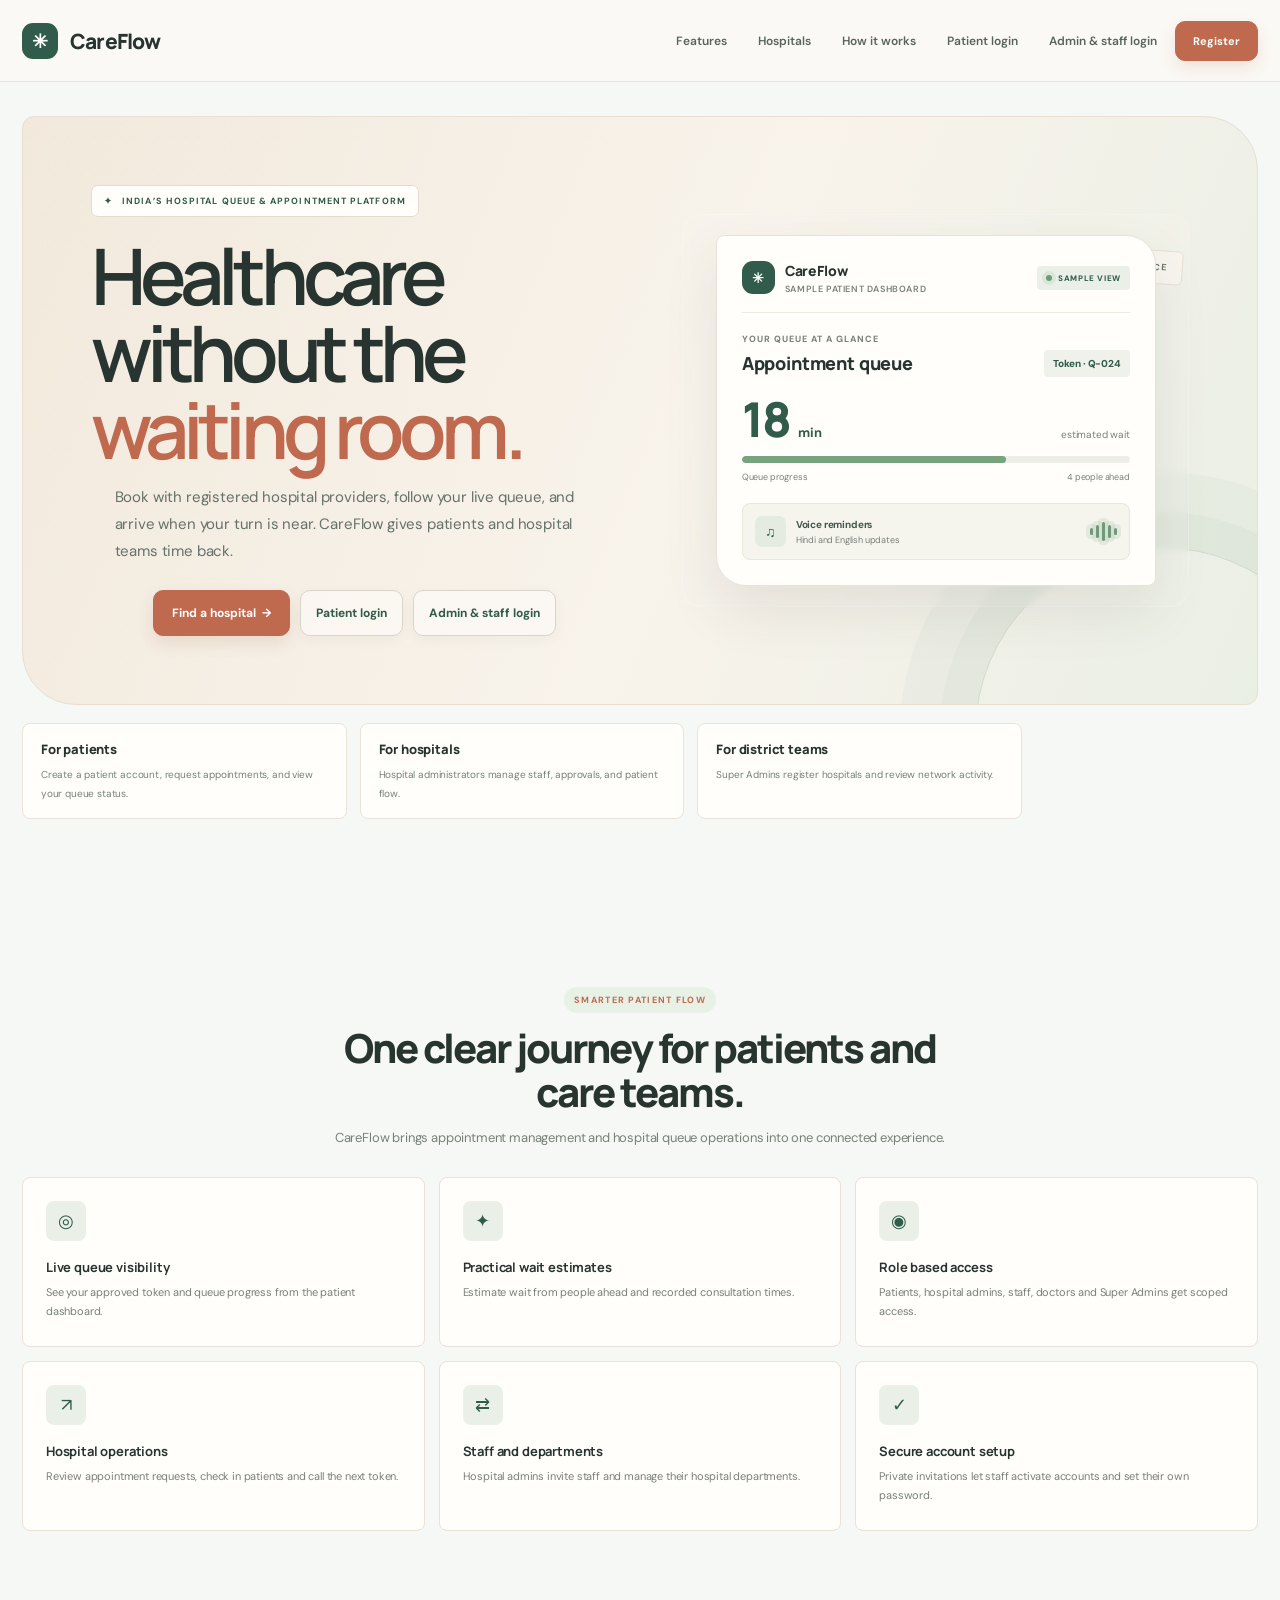
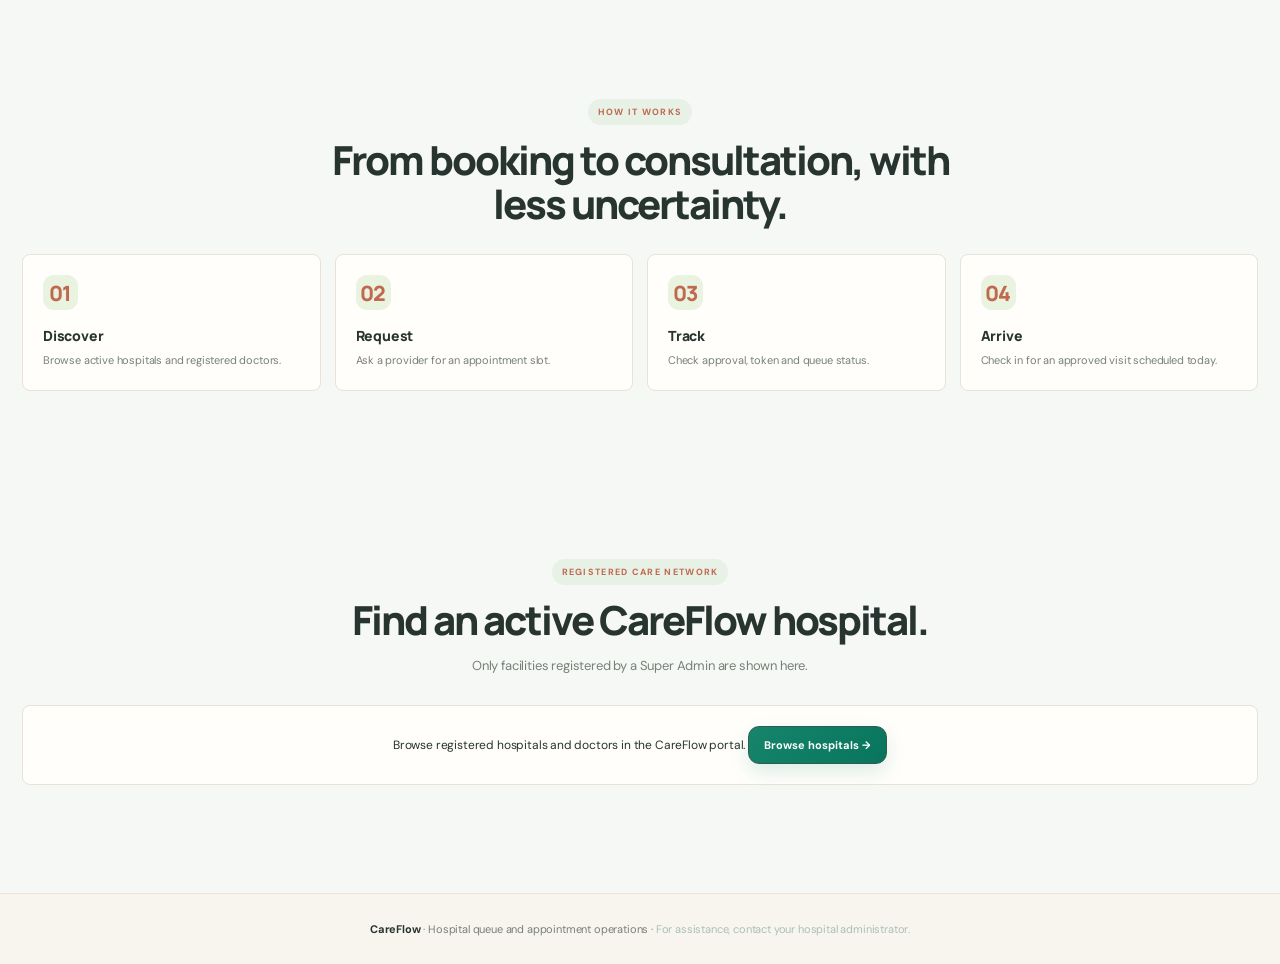
<file: careflow/index.html>
<!doctype html>
<html lang="en">
<head>
<meta charset="utf-8"><meta name="viewport" content="width=device-width,initial-scale=1"><meta name="theme-color" content="#f4f7f6">
<title>CareFlow — Hospital Queue & Appointment Operations</title>
<style>
@import url('https://fonts.googleapis.com/css2?family=DM+Sans:wght@400;500;600;700&family=Manrope:wght@400;500;600;700;800&display=swap');
:root{--ink:#1c302c;--muted:#74827e;--line:#e4ebe8;--bg:#f4f7f6;--green:#197b67;--green2:#e8f4ef;--nav:#163d36;--white:#fff;--amber:#a86d16;--red:#b9564c;--shadow:0 10px 30px #15382d0a}*{box-sizing:border-box}body{margin:0;background:var(--bg);color:var(--ink);font:14px 'DM Sans',sans-serif}button,input,select{font:inherit}button{cursor:pointer}.app{min-height:100vh;display:grid;grid-template-columns:238px 1fr}aside{background:var(--nav);color:white;padding:22px 14px;display:flex;flex-direction:column;min-height:100vh}.brand{display:flex;align-items:center;gap:10px;padding:0 8px 26px;font:800 17px Manrope;letter-spacing:-.5px}.brand-icon{width:36px;height:36px;border-radius:12px;display:grid;place-items:center;background:#bce5d6;color:#145949;font-size:19px}.brand small{display:block;font:600 9px 'DM Sans';color:#a3beb5;letter-spacing:1px;margin-top:4px}.nav-label{font-size:9px;color:#8eaea3;font-weight:700;letter-spacing:1.2px;padding:9px 11px}.nav{display:grid;gap:4px}.nav button{border:0;border-radius:9px;padding:10px 11px;background:transparent;color:#c3d4ce;text-align:left;display:flex;align-items:center;gap:11px;font-size:12px}.nav button:hover,.nav button.active{background:#ffffff1b;color:white}.nav button .ico{width:18px;text-align:center;font-size:15px}.side-spacer{flex:1}.side-card{background:#ffffff12;border:1px solid #ffffff17;border-radius:11px;padding:13px;margin:13px 5px}.side-card small{font-size:10px;color:#a9c8bc}.side-card b{display:block;margin:6px 0;font:700 13px Manrope}.side-card span{color:#a8d7c6;font-size:10px}.profile{border-top:1px solid #ffffff22;padding:14px 7px 0;display:flex;align-items:center;gap:9px}.avatar{width:32px;height:32px;border-radius:50%;display:grid;place-items:center;background:#e5f0eb;color:#275f51;font-weight:700;font-size:10px;flex-shrink:0}.profile b{font-size:11px}.profile small{display:block;font-size:10px;color:#aec4bc;margin-top:3px}.role-pill{font-size:8px!important;color:#d5efe5!important;border:1px solid #ffffff2b;border-radius:20px;padding:3px 7px;margin-top:5px!important;width:max-content}main{padding:25px clamp(16px,3vw,42px) 40px;min-width:0}.topbar{display:flex;align-items:center;justify-content:space-between;margin-bottom:24px;gap:10px}.crumb{font-size:11px;color:var(--muted)}.crumb b{color:var(--ink)}.top-right{display:flex;align-items:center;gap:8px}.demo-tag{background:#fff3d9;color:#9a671a;border-radius:20px;padding:6px 9px;font-size:9px;font-weight:700;letter-spacing:.4px}.role-select,.date{border:1px solid var(--line);border-radius:8px;padding:8px 10px;background:white;color:#435650;font-size:11px}.role-select{font-weight:700}.page-head{display:flex;align-items:flex-end;justify-content:space-between;gap:12px;margin-bottom:20px}.eyebrow{font-size:9px;letter-spacing:1.3px;color:var(--green);font-weight:700}.page-head h1{font:800 clamp(22px,2.8vw,28px) Manrope;letter-spacing:-.9px;margin:7px 0 5px}.sub{font-size:12px;color:var(--muted)}.primary,.secondary,.danger{border-radius:8px;padding:10px 13px;font-size:11px;font-weight:700}.primary{background:var(--green);border:1px solid var(--green);color:white;box-shadow:0 4px 12px #197b671c}.primary:hover{background:#116a58}.secondary{background:white;border:1px solid var(--line);color:#476059}.danger{background:#fff1ef;border:1px solid #f1d9d4;color:var(--red)}.grid4{display:grid;grid-template-columns:repeat(4,minmax(0,1fr));gap:12px;margin-bottom:15px}.card,.panel{border:1px solid var(--line);background:white;border-radius:12px;box-shadow:var(--shadow)}.card{padding:15px}.card-top{display:flex;justify-content:space-between;align-items:center;color:var(--muted);font-size:10px}.card-icon{width:28px;height:28px;border-radius:8px;background:#eef5f2;display:grid;place-items:center;color:var(--green);font-size:14px}.card strong{font:800 24px Manrope;display:block;margin:7px 0 3px;letter-spacing:-.7px}.card-note{font-size:10px;color:var(--muted)}.card-note em{font-style:normal;color:var(--green);font-weight:700}.cols{display:grid;grid-template-columns:minmax(0,1.5fr) minmax(240px,.9fr);gap:14px;margin-bottom:15px}.panel{padding:16px}.panel-head{display:flex;justify-content:space-between;align-items:center;gap:10px;margin-bottom:14px}.panel-head h2{font:700 14px Manrope;margin:0}.panel-head p{font-size:10px;color:var(--muted);margin:4px 0 0}.mini-link{border:0;background:none;color:var(--green);font-size:10px;font-weight:700}.list{display:grid;gap:11px}.bar-row{display:grid;grid-template-columns:90px 1fr 25px;align-items:center;gap:8px;font-size:10px}.bar-row span{color:#5b6e67}.bar{height:7px;border-radius:8px;background:#edf2f0;overflow:hidden}.bar i{display:block;height:100%;border-radius:8px;background:#49a18a}.bar-row b{text-align:right}.highlight{border-radius:12px;padding:16px 18px;background:linear-gradient(115deg,#163e37,#267363);color:white;display:flex;justify-content:space-between;align-items:center;gap:14px;margin-bottom:15px}.highlight h3{font:700 13px Manrope;margin:0}.highlight p{font-size:10px;color:#c2ddd4;margin:5px 0 0}.light-status{display:flex;align-items:center;gap:9px;border-left:1px solid #ffffff33;padding-left:16px;min-width:168px}.orb{width:9px;height:9px;border-radius:50%;background:#8fe1b2;box-shadow:0 0 0 4px #8fe1b226}.light-status b{font-size:11px}.light-status small{display:block;color:#c1d9d1;font-size:9px;margin-top:3px}.panel.table-panel{padding:0;overflow:hidden}.table-head{padding:15px 16px;display:flex;justify-content:space-between;align-items:center;gap:10px}.table-head h2{font:700 14px Manrope;margin:0}.table-head p{font-size:10px;color:var(--muted);margin:4px 0 0}.filters{display:flex;gap:7px}.search,.filter{padding:8px 9px;border:1px solid var(--line);border-radius:7px;background:white;font-size:10px;color:#455c55;outline:0}.search{width:160px}.filter:focus,.search:focus,input:focus,select:focus{border-color:#62a995;box-shadow:0 0 0 3px #197b6711;outline:none}.table-wrap{overflow:auto}table{width:100%;border-collapse:collapse;white-space:nowrap}th{text-align:left;color:#87938f;background:#fafcfb;padding:10px 13px;font-size:9px;letter-spacing:.4px;border-top:1px solid #edf1ef;border-bottom:1px solid #edf1ef}td{padding:10px 13px;font-size:10px;color:#52645e;border-bottom:1px solid #f0f3f2}tbody tr:last-child td{border-bottom:0}.person{display:flex;align-items:center;gap:8px}.person .avatar{width:27px;height:27px}.person b{display:block;color:#293f38;font-size:10px}.person small{display:block;color:#8d9995;font-size:9px;margin-top:2px}.token{font-weight:700;color:var(--green)}.badge{display:inline-flex;align-items:center;gap:4px;padding:4px 7px;border-radius:20px;font-size:9px;font-weight:700}.badge:before{content:'';width:5px;height:5px;border-radius:50%;background:currentColor}.b-wait{background:#fff4df;color:#a46a17}.b-serving,.b-approved,.b-complete{background:#e8f5f0;color:#18705d}.b-pending{background:#fff4df;color:#a46a17}.b-rejected,.b-cancelled{background:#fff0ee;color:#b75348}.b-requested{background:#edf5e9;color:#477a53}.action{border:0;background:none;color:var(--green);font-size:10px;font-weight:700;padding:4px}.action.red{color:var(--red)}.footnote{padding:10px 15px;border-top:1px solid #eff2f1;color:#899691;font-size:9px}.view{display:none}.view.active{display:block}.dept-grid,.facility-grid{display:grid;grid-template-columns:repeat(3,1fr);gap:12px}.dept-card,.facility-card{padding:15px;border-radius:11px;border:1px solid var(--line);background:#fff}.dept-card h3,.facility-card h3{font:700 13px Manrope;margin:0 0 5px}.dept-card p,.facility-card p{font-size:10px;color:var(--muted);margin:0 0 12px}.dept-card .capacity{margin:9px 0 12px}.facility-card .facility-meta{display:flex;justify-content:space-between;border-top:1px solid var(--line);padding-top:10px;font-size:10px;color:#5b6d66}.patient-hero{border-radius:13px;padding:20px;background:linear-gradient(120deg,#17493e,#237762);color:white;display:flex;justify-content:space-between;gap:18px;align-items:center;margin-bottom:14px}.patient-hero h2{font:800 18px Manrope;margin:6px 0}.patient-hero p{font-size:11px;color:#cce1da;margin:0}.patient-hero .token-big{font:800 27px Manrope;text-align:right}.patient-hero small{display:block;color:#bdd7ce;font:500 9px 'DM Sans';text-align:right;margin-bottom:4px}.steps{display:grid;grid-template-columns:repeat(4,1fr);gap:8px;margin-top:15px}.step{border-top:2px solid #ffffff50;padding-top:7px;font-size:9px;color:#c8ddd5}.step.now{border-color:#a7ebc7;color:white}.appointment-cards{display:grid;gap:10px}.appt-card{border:1px solid var(--line);border-radius:10px;padding:13px;display:flex;justify-content:space-between;align-items:center;gap:12px}.appt-card h3{font:700 12px Manrope;margin:0 0 4px}.appt-card p{margin:0;color:var(--muted);font-size:10px}.appt-side{text-align:right}.appt-side small{display:block;color:var(--muted);font-size:9px;margin-bottom:6px}.staff-list{display:grid;gap:9px}.staff-row{display:flex;align-items:center;justify-content:space-between;padding:10px;border:1px solid var(--line);border-radius:9px}.staff-who{display:flex;align-items:center;gap:9px}.staff-who b{font-size:10px;display:block}.staff-who small{display:block;color:var(--muted);font-size:9px;margin-top:3px}.read-only{color:#477a53;font-size:9px;font-weight:700}.notice{padding:12px;border-radius:9px;background:#edf5f1;color:#49625a;font-size:10px;margin:8px 0 14px}.empty{padding:30px;text-align:center;color:var(--muted);font-size:11px}.modal-backdrop{position:fixed;inset:0;background:#10262078;display:none;place-items:center;padding:15px;z-index:5}.modal-backdrop.open{display:grid}.modal{width:min(100%,500px);max-height:92vh;overflow:auto;background:white;border-radius:15px;padding:21px;box-shadow:0 22px 70px #071a1570}.modal-head{display:flex;justify-content:space-between;gap:10px;margin-bottom:16px}.modal-head h2{font:800 18px Manrope;margin:0}.modal-head p{font-size:10px;color:var(--muted);margin:5px 0}.close{border:0;background:#eff4f1;border-radius:8px;width:30px;height:30px;color:#53645d;font-size:18px}.form-grid{display:grid;grid-template-columns:1fr 1fr;gap:12px}.field{display:grid;gap:5px}.field.full{grid-column:1/-1}.field label{font-size:10px;font-weight:700;color:#50645c}.field input,.field select,.field textarea{width:100%;border:1px solid var(--line);border-radius:8px;padding:10px;font-size:11px;background:white}.field textarea{resize:vertical;min-height:70px}.modal-actions{display:flex;justify-content:flex-end;gap:8px;margin-top:16px}.toast{position:fixed;bottom:20px;right:20px;background:#173f37;color:white;padding:11px 15px;border-radius:9px;font-size:11px;opacity:0;transform:translateY(8px);transition:.2s;z-index:8;pointer-events:none}.toast.show{opacity:1;transform:none}
@media(max-width:1000px){.app{grid-template-columns:205px 1fr}.grid4{grid-template-columns:repeat(2,1fr)}.dept-grid,.facility-grid{grid-template-columns:repeat(2,1fr)}}@media(max-width:700px){.app{display:block}aside{min-height:auto;position:sticky;top:0;z-index:3;padding:10px}.brand{padding:0 4px 9px}.nav-label,.side-spacer,.side-card,.profile{display:none}.nav{display:flex;overflow:auto}.nav button{padding:8px 10px;white-space:nowrap}main{padding:16px 12px 30px}.topbar{margin-bottom:18px}.date{display:none}.page-head{align-items:flex-start;flex-direction:column}.grid4{gap:8px}.card{padding:11px}.card strong{font-size:21px}.cols{grid-template-columns:1fr}.highlight{align-items:flex-start;flex-direction:column}.light-status{border:0;border-top:1px solid #ffffff33;padding:10px 0 0;width:100%}.table-head{align-items:flex-start;flex-direction:column}.filters{width:100%}.search{flex:1;width:60px}.filter{max-width:140px}.dept-grid,.facility-grid{grid-template-columns:1fr}.patient-hero{align-items:flex-start;flex-direction:column}.patient-hero .token-big{text-align:left}.patient-hero small{text-align:left}.steps{grid-template-columns:repeat(2,1fr)}.form-grid{grid-template-columns:1fr}.field.full{grid-column:auto}.appt-card{align-items:flex-start;flex-direction:column}.appt-side{text-align:left}}
.public-screen{min-height:100vh}.public-header{height:76px;max-width:1160px;margin:auto;padding:0 24px;display:flex;align-items:center;justify-content:space-between}.public-brand{display:flex;align-items:center;gap:10px;font:800 19px Manrope;color:#183a33;letter-spacing:-.5px}.public-brand .brand-icon{font-size:19px}.public-actions{display:flex;gap:9px;align-items:center}.public-link{border:0;background:none;color:#415650;font-weight:700;font-size:12px;padding:10px 13px}.public-wrap{max-width:1160px;margin:auto;padding:40px 24px 65px}.public-hero{min-height:400px;border-radius:25px;background:linear-gradient(120deg,#153d36 0%,#1c6d5c 72%,#49a284 130%);padding:clamp(30px,6vw,70px);color:#fff;display:grid;grid-template-columns:1.25fr .75fr;align-items:center;gap:30px;overflow:hidden;position:relative}.public-hero:after{content:'';position:absolute;width:360px;height:360px;border:1px solid #ffffff23;border-radius:50%;right:-70px;bottom:-205px;box-shadow:0 0 0 42px #ffffff0b,0 0 0 84px #ffffff08}.public-hero h1{font:800 clamp(36px,5.5vw,60px)/1.05 Manrope;letter-spacing:-2.4px;margin:13px 0}.public-hero p{max-width:510px;color:#d1e4dc;font-size:14px;line-height:1.7}.public-hero .eyebrow{color:#b8e4d3}.hero-buttons{display:flex;gap:10px;margin-top:25px;flex-wrap:wrap}.hero-buttons .primary{background:#d4f0e3;border-color:#d4f0e3;color:#174e41;padding:13px 18px}.hero-login{padding:13px 18px;border:1px solid #ffffff70;color:white;background:#ffffff12;border-radius:9px;font-weight:700;font-size:11px}.hero-side{position:relative;z-index:1;background:#ffffff12;border:1px solid #ffffff2e;border-radius:18px;padding:20px;backdrop-filter:blur(4px)}.hero-side h3{font:700 13px Manrope;margin:0 0 14px}.journey-step{display:flex;gap:10px;align-items:center;padding:11px 0;border-top:1px solid #ffffff20;color:#e4f1ec;font-size:11px}.journey-step b{width:25px;height:25px;display:grid;place-items:center;border-radius:8px;background:#ffffff1c}.public-foot{display:grid;grid-template-columns:repeat(3,1fr);gap:14px;margin-top:17px}.public-feature{padding:18px;border:1px solid var(--line);border-radius:13px;background:white}.public-feature b{font:700 12px Manrope;display:block;margin-bottom:6px}.public-feature span{font-size:10px;color:var(--muted);line-height:1.55}.public-auth{max-width:490px;margin:45px auto;padding:26px;border:1px solid var(--line);border-radius:16px;background:white;box-shadow:var(--shadow)}.public-auth h1{font:800 26px Manrope;margin:7px 0}.public-auth>p{font-size:11px;color:var(--muted);line-height:1.6;margin:0 0 18px}.auth-form{display:grid;gap:12px}.public-auth .field input,.public-auth .field select{padding:12px;font-size:12px}.auth-message{font-size:10px;color:var(--muted);background:#f2f6f4;padding:10px;border-radius:8px;line-height:1.5}.auth-back{border:0;background:transparent;color:var(--green);font-weight:700;padding:8px 0;font-size:10px}.demo-access{border-top:1px solid var(--line);padding-top:14px;margin-top:16px}.demo-access small{display:block;color:var(--muted);font-size:9px;margin-bottom:9px}.demo-buttons{display:flex;gap:7px;flex-wrap:wrap}.demo-buttons button{border:1px solid var(--line);background:white;border-radius:7px;padding:8px;font-size:9px;color:#496057}
@media(max-width:700px){.public-header{height:64px;padding:0 14px}.public-wrap{padding:20px 13px 40px}.public-hero{grid-template-columns:1fr;padding:28px 22px;border-radius:18px;gap:16px}.public-hero h1{letter-spacing:-1.5px}.hero-side{padding:15px}.public-foot{grid-template-columns:1fr}.public-auth{margin:25px 13px;padding:20px}}
.public-screen{background:radial-gradient(ellipse at 50% 250px,#eaf3e5 0%,#f5f8f3 50%,#fff 100%);color:#17192a}.public-header{max-width:1280px;height:82px;gap:14px}.public-brand{color:#191a2d;font-size:21px}.public-brand .brand-icon{background:#176b57;color:#fff;border-radius:13px;box-shadow:0 8px 20px #176b5735}.public-actions{gap:6px}.public-link{color:#45465b}.public-link:hover{color:#145640}.public-actions .primary,.hero-buttons .primary{background:#176b57;border-color:#176b57;color:#fff;box-shadow:0 8px 20px #176b5732}.public-actions .primary:hover,.hero-buttons .primary:hover{background:#105541}.public-wrap{max-width:1280px;padding:54px 24px 76px}.public-hero{min-height:420px;border-radius:0;background:transparent;color:#191a2d;padding:32px clamp(18px,6vw,76px);display:flex;flex-direction:column;justify-content:center;text-align:center;overflow:visible}.public-hero:after{width:440px;height:440px;border-color:#176b5718;right:calc(50% - 220px);bottom:-265px;box-shadow:0 0 0 48px #176b5708,0 0 0 96px #176b5705;pointer-events:none}.public-hero>div:first-child{position:relative;z-index:1}.public-hero .eyebrow{display:inline-flex;align-self:center;color:#176b57;background:#edf5e9;border:1px solid #d4e5d0;border-radius:24px;padding:8px 13px;font-size:10px;letter-spacing:.6px}.public-hero h1{font:500 clamp(43px,7vw,76px)/1.03 Manrope;letter-spacing:-4.5px;margin:25px auto 16px;max-width:820px}.public-hero h1 br{display:block}.public-hero h1 em{font-style:normal;color:#176b57}.public-hero p{max-width:650px;color:#707387;font-size:16px;line-height:1.75;margin:0 auto}.hero-buttons{justify-content:center;margin-top:28px}.hero-buttons .primary,.hero-login{padding:14px 21px;border-radius:11px;font-size:12px}.hero-login{background:#fff;border:1px solid #dce6dc;color:#183a30;box-shadow:0 4px 14px #183b2b0a}.hero-login:hover{border-color:#a9c8aa;color:#176b57}.hero-side{display:none}.public-foot{max-width:1000px;margin:46px auto 0;grid-template-columns:repeat(3,1fr);gap:12px}.public-feature{padding:19px;border-color:#e3eae2;border-radius:14px;box-shadow:0 8px 26px #183b2b08}.public-feature b{color:#282940;font-size:13px}.public-feature span{font-size:11px}.public-auth{border:1px solid #e9e8f2;border-radius:18px;box-shadow:0 24px 80px #25234f12}.public-auth .primary{background:#176b57;border-color:#176b57}.auth-back{color:#145640}.landing-section{padding:66px 0 0}.landing-heading{text-align:center;max-width:670px;margin:0 auto 26px}.landing-heading .eyebrow{display:inline-block}.landing-heading h2{font:700 clamp(25px,4vw,38px)/1.15 Manrope;letter-spacing:-1.2px;margin:10px 0;color:#1d1e31}.landing-heading p{color:#737589;line-height:1.7;font-size:13px}.feature-grid{display:grid;grid-template-columns:repeat(3,1fr);gap:14px}.feature-card{padding:20px;border:1px solid #e3eae2;background:#fff;border-radius:15px;min-height:152px;box-shadow:0 9px 28px #183b2b07}.feature-icon{width:36px;height:36px;border-radius:11px;background:#eaf3e5;color:#176b57;display:grid;place-items:center;font-size:18px;margin-bottom:15px}.feature-card h3{font:700 13px Manrope;margin:0 0 7px;color:#183a30}.feature-card p{font-size:11px;color:#74778b;line-height:1.65;margin:0}.how-grid{display:grid;grid-template-columns:repeat(4,1fr);gap:12px}.how-card{padding:19px;border-top:2px solid #d4e5d0;background:#fff;border-radius:0 0 12px 12px}.how-card b{color:#176b57;font:800 21px Manrope}.how-card h3{font:700 13px Manrope;margin:12px 0 6px}.how-card p{font-size:11px;color:#74778b;line-height:1.6;margin:0}.hospital-strip{background:#fff;border:1px solid #e3eae2;border-radius:15px;padding:18px;color:#727589;font-size:12px;text-align:center}.public-footer{border-top:1px solid #ebebf2;background:#fff;padding:24px;text-align:center;color:#76788a;font-size:11px}.public-footer b{color:#27283a}
@media(max-width:700px){.public-header{height:auto;min-height:66px;flex-wrap:wrap;padding:10px 13px}.public-brand{font-size:18px}.public-actions{gap:0;flex-wrap:wrap;justify-content:flex-end}.public-actions .public-link{padding:8px;font-size:10px}.public-actions .primary{font-size:10px;padding:9px}.public-wrap{padding:20px 14px 50px}.public-hero{min-height:410px;padding:28px 6px}.public-hero h1{font-size:clamp(42px,12vw,58px);letter-spacing:-2.8px;margin-top:20px}.public-hero p{font-size:13px}.hero-buttons{gap:8px}.hero-buttons .primary,.hero-login{padding:12px 13px}.public-foot{grid-template-columns:1fr;margin-top:24px}.landing-section{padding-top:48px}.feature-grid{grid-template-columns:1fr}.how-grid{grid-template-columns:repeat(2,1fr)}}
.voice-panel{position:relative;overflow:hidden;border:1px solid #dce9e3;background:radial-gradient(circle at 92% 5%,#e3f5ec 0,transparent 30%),linear-gradient(135deg,#fbfdfc,#eef7f2);border-radius:16px;padding:18px 20px;margin:0 0 15px;box-shadow:0 8px 24px #15382d08}.voice-panel:after{content:"";position:absolute;width:180px;height:180px;border:1px solid #197b6710;border-radius:50%;right:-78px;bottom:-128px;box-shadow:0 0 0 18px #197b6705,0 0 0 38px #197b6704;pointer-events:none}.voice-head{display:flex;justify-content:space-between;align-items:center;gap:10px;margin-bottom:15px}.voice-brand{display:flex;align-items:center;gap:9px}.voice-icon{width:37px;height:37px;flex:none;border-radius:12px;background:#dff1e8;color:#197b67;display:grid;place-items:center;font-size:18px}.voice-copy b{display:block;font:700 13px Manrope;color:#23463b}.voice-copy small{display:block;color:#71827b;font-size:9px;line-height:1.45;margin-top:2px}.voice-live{display:inline-flex;align-items:center;gap:6px;padding:6px 9px;border:1px solid #d6e9df;border-radius:20px;background:#f6fbf8;color:#35725b;font-size:9px;font-weight:700;white-space:nowrap}.voice-live i{width:6px;height:6px;border-radius:50%;background:#36a273;box-shadow:0 0 0 3px #36a2731c}.voice-main{display:flex;align-items:center;justify-content:space-between;gap:18px;padding:14px 15px;border:1px solid #e5eee9;background:#ffffffb8;border-radius:13px}.voice-greeting{min-width:0}.voice-greeting small{display:block;color:#788a81;font-size:9px;letter-spacing:.6px;text-transform:uppercase}.voice-greeting b{display:block;margin-top:4px;color:#1f4337;font:700 14px Manrope}.voice-greeting p{margin:5px 0 0;color:#6c7d75;font-size:10px;line-height:1.55}.voice-eta{text-align:right;white-space:nowrap}.voice-eta strong{display:block;color:#197b67;font:800 26px Manrope;letter-spacing:-1px}.voice-eta small{display:block;color:#76867f;font-size:9px}.voice-controls{position:relative;z-index:1;display:flex;align-items:center;justify-content:space-between;gap:10px;flex-wrap:wrap;margin-top:13px}.voice-controls-left,.voice-controls-right{display:flex;align-items:center;gap:8px;flex-wrap:wrap}.voice-controls .secondary,.voice-controls .primary{white-space:nowrap}.voice-threshold{border:1px solid #d6e3dc;border-radius:9px;background:white;color:#435c51;padding:10px 11px;font-size:10px}.voice-optin{display:flex;align-items:center;gap:7px;font-size:10px;color:#405b50;white-space:nowrap}.voice-optin input{accent-color:#197b67}.voice-note{font-size:9px;color:#74827e;margin:11px 0 0}.voice-status{display:inline-flex;align-items:center;gap:5px;color:#55816d;font-size:9px}.voice-status span{font-size:14px}@media(max-width:760px){.voice-panel{padding:15px}.voice-main{align-items:flex-start}.voice-eta strong{font-size:23px}.voice-controls{align-items:flex-start}.voice-controls-left,.voice-controls-right{width:100%}.voice-controls-right .primary{flex:1}.voice-live{font-size:8px}}@media(max-width:420px){.voice-main{flex-direction:column}.voice-eta{text-align:left;display:flex;align-items:baseline;gap:6px}.voice-eta strong{font-size:22px}}
</style>
<style>
.voice-optins{display:flex;align-items:center;gap:14px;flex-wrap:wrap;margin-top:12px}.voice-setting-grid{display:grid;grid-template-columns:repeat(auto-fit,minmax(145px,1fr));gap:9px;margin-top:10px}.voice-setting-grid label{display:grid;gap:5px;color:#405b50;font-size:10px;font-weight:600}.voice-setting-grid select{width:100%;border:1px solid #d6e3dc;border-radius:9px;background:white;color:#435c51;padding:9px 10px;font-size:10px}.voice-actions{display:flex;align-items:center;gap:8px;flex-wrap:wrap;margin-top:11px}.voice-actions button{white-space:nowrap}.ai-voice-consent{display:grid;gap:5px;margin-top:10px;padding:10px 12px;border:1px solid #d6e3dc;border-radius:10px;background:#fff}.ai-voice-consent p{margin:0 0 0 23px;color:#71827b;font-size:10px;line-height:1.5}.ai-voice-consent .voice-optin{display:flex;align-items:center;gap:8px;color:#23463b;font-size:11px;font-weight:700}.voice-controls .voice-status{min-height:18px}.voice-optin input{width:15px;height:15px}
@media(max-width:760px){.voice-setting-grid{grid-template-columns:repeat(2,minmax(0,1fr))}.voice-actions button{flex:1 1 42%}}
</style>
<style>
:root{--bg:#f4f6f2;--ink:#18342d;--muted:#73847d;--line:#e3eae4;--green:#176b57;--green2:#e9f2eb;--nav:#123b31}
body{background:radial-gradient(ellipse at 15% 8%,#e7f0e6 0,transparent 34%),#f4f6f2;color:#18342d}
.public-header{width:min(100%,1320px);height:82px;padding:0 clamp(18px,4vw,48px)}.public-brand{font-size:21px;gap:12px}.public-brand .brand-icon{background:#d0f27f;color:#15392e;border-radius:13px;box-shadow:0 8px 20px #183b2d16}.public-actions{gap:5px}.public-link{border-radius:10px;transition:background .2s,color .2s}.public-link:hover{background:#e7eee7;color:#153e32}.public-actions .primary{background:#173f33;border-color:#173f33;border-radius:11px;padding:12px 17px;box-shadow:0 8px 18px #173f3320}.public-actions .primary:hover{background:#245947}
.public-wrap{max-width:1320px;padding:12px clamp(18px,4vw,48px) 88px}.public-hero{min-height:520px;grid-template-columns:minmax(0,1.08fr) minmax(320px,.92fr);gap:clamp(24px,5vw,68px);padding:clamp(34px,6vw,78px);border-radius:32px;background:radial-gradient(circle at 88% 22%,#d0f27f30 0,transparent 25%),linear-gradient(128deg,#102f29 0%,#164c3d 68%,#206a52 100%);box-shadow:0 28px 70px #123b3121}.public-hero:after{width:430px;height:430px;right:-145px;bottom:-275px;border-color:#d8f6ad25;box-shadow:0 0 0 42px #ffffff09,0 0 0 84px #ffffff06}.public-hero .eyebrow{display:inline-flex;align-items:center;gap:7px;padding:9px 12px;border:1px solid #d7f1bf30;border-radius:99px;background:#ffffff0b;color:#d4f19b;font-size:9px;letter-spacing:1.1px}.public-hero h1{font-size:clamp(43px,5.8vw,74px);line-height:1.02;letter-spacing:-3.7px;margin:20px 0 16px}.public-hero h1 em{color:#d3f082;font-style:normal}.public-hero p{max-width:525px;color:#d0e0d8;font-size:15px;line-height:1.75}.hero-buttons{gap:10px;margin-top:24px}.hero-buttons .primary{background:#d2f27e;border-color:#d2f27e;color:#183a2d;border-radius:12px;padding:14px 18px;box-shadow:none}.hero-buttons .primary:hover{background:#e0f99f}.hero-login{border:1px solid #ffffff35;border-radius:12px;background:#ffffff0a;color:#f4fbf5;padding:13px 15px;transition:background .2s}.hero-login:hover{background:#ffffff18}
.hero-side{position:relative;z-index:1;min-height:350px;display:grid;place-items:center}.queue-preview{width:min(100%,390px);padding:22px;border:1px solid #ffffff33;border-radius:24px;background:linear-gradient(145deg,#ffffffed,#f5f9f1f2);box-shadow:0 28px 65px #071e174f;transform:rotate(1.4deg);color:#1b3b30}.preview-top{display:flex;align-items:center;justify-content:space-between;gap:12px;border-bottom:1px solid #e5ece4;padding-bottom:17px}.preview-brand{display:flex;align-items:center;gap:10px;font:800 14px Manrope}.preview-mark{width:33px;height:33px;display:grid;place-items:center;border-radius:11px;background:#daf28c;color:#1c4635}.preview-brand small{display:block;margin-top:3px;color:#87958a;font:600 9px 'DM Sans';letter-spacing:.6px}.preview-label{display:inline-flex;align-items:center;gap:6px;border-radius:99px;background:#edf6e7;color:#3a7a54;padding:7px 9px;font-size:8px;font-weight:800;letter-spacing:.6px}.preview-label i{width:6px;height:6px;border-radius:50%;background:#55b47a}.preview-kicker{margin:20px 0 5px;color:#829189;font-size:9px;font-weight:700;letter-spacing:1px}.preview-patient{display:flex;align-items:center;justify-content:space-between;gap:12px}.preview-patient b{font:800 18px Manrope}.preview-patient span{border-radius:8px;background:#edf3ec;padding:7px 9px;color:#3e6e59;font-size:10px;font-weight:800}.preview-eta{display:flex;align-items:flex-end;justify-content:space-between;gap:8px;margin:19px 0 15px}.preview-eta strong{font:800 39px/.95 Manrope;letter-spacing:-2px;color:#176b57}.preview-eta strong small{font:700 13px 'DM Sans';letter-spacing:0}.preview-eta span{color:#74847b;font-size:10px}.preview-progress{height:8px;overflow:hidden;border-radius:99px;background:#e9eee7}.preview-progress i{display:block;width:68%;height:100%;border-radius:inherit;background:linear-gradient(90deg,#8bc65f,#cbe97d)}.preview-meta{display:flex;justify-content:space-between;gap:8px;margin-top:8px;color:#849189;font-size:9px}.preview-voice{display:flex;align-items:center;gap:10px;margin-top:20px;padding:12px;border:1px solid #e4ebdf;border-radius:14px;background:#f8faf6}.preview-voice-icon{width:31px;height:31px;display:grid;place-items:center;border-radius:10px;background:#e5f2d4;color:#477c4a}.preview-voice b{display:block;font-size:10px}.preview-voice small{display:block;margin-top:3px;color:#839087;font-size:9px}.preview-wave{margin-left:auto;display:flex;align-items:center;gap:3px;height:20px}.preview-wave i{width:3px;border-radius:5px;background:#72ad6b}.preview-wave i:nth-child(1),.preview-wave i:nth-child(5){height:7px}.preview-wave i:nth-child(2),.preview-wave i:nth-child(4){height:13px}.preview-wave i:nth-child(3){height:19px}
.public-foot{gap:12px;margin:18px 0 0}.public-feature{padding:19px 21px;border:1px solid #e3eae2;border-radius:17px;background:#ffffffa8}.public-feature b{font:800 13px Manrope;color:#254b3d}.public-feature span{margin-top:7px;color:#74827a;font-size:10px;line-height:1.6}.landing-section{padding-top:82px}.landing-heading{max-width:620px;margin:0 auto 28px;text-align:center}.landing-heading .eyebrow{display:inline-block;padding:7px 10px;border-radius:99px;background:#e8f1e6;color:#4e8258}.landing-heading h2{font:800 clamp(26px,3.5vw,40px)/1.12 Manrope;letter-spacing:-1.5px;color:#1a3a30;margin:13px 0 9px}.landing-heading p{color:#738179;line-height:1.7}.feature-grid{gap:13px}.feature-card{min-height:178px;padding:22px;border:1px solid #e3eae2;border-radius:19px;background:linear-gradient(145deg,#fff,#fafbf8);box-shadow:0 10px 30px #183a2d08;transition:transform .2s,box-shadow .2s}.feature-card:hover{transform:translateY(-4px);box-shadow:0 18px 38px #183a2d12}.feature-icon{width:40px;height:40px;border-radius:13px;background:#eaf3e5;color:#3c7655;display:grid;place-items:center;font-size:18px}.feature-card h3{margin-top:17px;font-size:13px}.feature-card p{line-height:1.65;color:#75837b}.how-grid{gap:12px}.how-card{padding:21px;border:1px solid #e3eae2;border-radius:18px;background:#fff}.how-card>b{width:35px;height:35px;display:grid;place-items:center;border-radius:11px;background:#e9f3df;color:#40744d}.how-card h3{margin:16px 0 7px;font:800 14px Manrope}.how-card p{color:#76847c;line-height:1.6}.hospital-strip{border:1px solid #e1e9e1;border-radius:18px;background:#fff;padding:22px}.public-footer{padding:25px 18px;background:#15382e;color:#deebe3}.public-footer span{color:#a9c0b2}.public-auth{width:min(100% - 32px,470px);margin:34px auto 72px;padding:clamp(22px,5vw,36px);border:1px solid #e2e9e2;border-radius:24px;background:#fff;box-shadow:0 24px 64px #17372b12}.public-auth h1{font:800 32px Manrope;letter-spacing:-1px;color:#183b30;margin:10px 0}.public-auth p{color:#74827a;line-height:1.65}.public-auth .auth-form{gap:14px}.public-auth input{min-height:45px;border-radius:11px}.public-auth .primary{min-height:46px;border-radius:12px}.auth-back{border:0;background:none;color:#62756b;font-weight:700}.demo-access{margin-top:17px;padding-top:15px;border-top:1px solid #e7ece6}
@media(max-width:800px){.public-header{height:auto;min-height:72px;gap:10px}.public-actions{justify-content:flex-end;flex-wrap:wrap}.public-actions .public-link:nth-child(-n+3){display:none}.public-wrap{padding-top:10px}.public-hero{grid-template-columns:1fr;min-height:0;padding:35px 26px;border-radius:25px}.public-hero h1{letter-spacing:-2.6px}.public-hero .hero-side{min-height:310px}.queue-preview{width:min(100%,430px);transform:none}.public-foot{grid-template-columns:1fr}.landing-section{padding-top:62px}}
@media(max-width:520px){.public-header{padding:12px 15px;align-items:flex-start;flex-direction:column}.public-actions{width:100%;justify-content:space-between}.public-actions .public-link:nth-child(-n+3){display:none}.public-actions .public-link{padding:8px 9px;font-size:10px}.public-actions .primary{padding:9px 12px}.public-wrap{padding-left:14px;padding-right:14px}.public-hero{padding:30px 20px}.public-hero h1{font-size:clamp(40px,12vw,56px);margin:17px 0 12px}.public-hero p{font-size:13px}.hero-buttons{display:grid;grid-template-columns:1fr 1fr}.hero-buttons .primary{grid-column:1/-1}.hero-login{font-size:10px;padding:11px 8px}.public-hero .hero-side{min-height:280px}.queue-preview{padding:18px}.public-feature{padding:16px}.landing-section{padding-top:52px}.feature-grid{grid-template-columns:1fr}.how-grid{grid-template-columns:1fr 1fr}}
.public-hero{display:grid;grid-template-columns:minmax(0,1.1fr) minmax(320px,.9fr);align-items:center;justify-content:initial;text-align:left;overflow:hidden}.public-hero h1{color:#f5f7ef}.public-hero>div:first-child{min-width:0;text-align:left}.public-hero .hero-side{min-width:0}.queue-preview{max-width:100%}
@media(min-width:801px){.public-hero>div:first-child{grid-column:1;grid-row:1}.public-hero>.hero-side{grid-column:2;grid-row:1}}
@media(max-width:800px){.hero-buttons{display:flex;flex-wrap:wrap}.hero-buttons>button{flex:1 1 155px}.hero-buttons>.primary{flex:1 1 100%}.public-hero{overflow:hidden}.public-hero>div:first-child{grid-column:1;grid-row:1}.public-hero>.hero-side{grid-column:1;grid-row:2}}
@media(max-width:520px){.hero-buttons{display:grid}.hero-buttons>.primary{flex:auto}}
</style>
<style>
/* Shared, higher-contrast workspace styling for every authenticated role. */
.app{grid-template-columns:258px minmax(0,1fr);background:#f4f6f2;min-height:100vh}
.app aside{position:sticky;top:0;height:100vh;min-height:100vh;padding:25px 15px 18px;background:linear-gradient(165deg,#153e32 0%,#102f28 65%,#0b2923 100%);box-shadow:10px 0 30px #112e260c}
.app .brand{padding:0 8px 29px;font-size:18px}.app .brand-icon{background:#d2f27e;color:#183a2d;border-radius:13px;box-shadow:0 6px 15px #0002}.app .brand small{color:#acc6b7;letter-spacing:1.25px}
.app .nav-label{padding:10px 12px;color:#94b2a2;font-size:9px;letter-spacing:1.5px}.app .nav{gap:5px}.app .nav button{min-height:42px;border:1px solid transparent;border-radius:12px;padding:10px 12px;color:#d2dfd7;transition:background .18s,border-color .18s,color .18s,transform .18s}.app .nav button:hover{background:#ffffff13;color:#fff;transform:translateX(2px)}.app .nav button.active{border-color:#d8ef9c25;background:#d2f27e;color:#173c30;box-shadow:0 8px 20px #061e1724}.app .nav button.active .ico{color:#27573e}.app .nav button .ico{font-size:16px}
.app .side-card{margin:12px 2px;background:#ffffff0d;border:1px solid #ffffff20;border-radius:15px;padding:15px}.app .side-card small{color:#b1cbbd;letter-spacing:.65px}.app .side-card b{font:800 14px Manrope;color:#f4f8f1}.app .side-card span{color:#d3ee9c;font-size:10px}.app .profile{border-color:#ffffff22;padding:15px 5px 0}.app .profile .avatar{background:#d2f27e;color:#1b4334}.app .role-pill{border-color:#d2f27e55;color:#e1f3b2!important}
.app main{padding:26px clamp(20px,3.2vw,48px) 48px;min-width:0;background:radial-gradient(ellipse at 85% -10%,#e9f1e5 0,transparent 28%),#f4f6f2}.app .topbar{position:sticky;top:0;z-index:2;margin:-5px 0 27px;padding:12px 0 15px;background:#f4f6f2eF;backdrop-filter:blur(12px);border-bottom:1px solid #dfe8df}.app .crumb{font-size:11px;letter-spacing:.2px}.app .crumb b{color:#174f3d}.app .top-right{gap:10px}.app .demo-tag{background:#e9f2dc;color:#4a743f;border:1px solid #d9e8c7;padding:7px 10px}.app .date{border-radius:10px;padding:9px 11px}.app .page-head{align-items:center;margin-bottom:22px}.app .page-head h1{font-size:clamp(25px,3vw,34px);letter-spacing:-1.2px;color:#183a30;margin:8px 0 6px}.app .page-head .sub{max-width:680px;font-size:12px;line-height:1.6;color:#74827a}.app .eyebrow{letter-spacing:1.25px}
.app .primary,.app .secondary,.app .danger{min-height:39px;border-radius:11px;padding:10px 15px;font-size:11px;transition:background .18s,border-color .18s,box-shadow .18s,transform .18s}.app .primary{background:#176b57;border-color:#176b57;box-shadow:0 7px 16px #176b571e}.app .primary:hover{background:#105541;transform:translateY(-1px);box-shadow:0 10px 20px #176b5726}.app .secondary{border-color:#dce6dc;background:#fff;color:#34594a}.app .secondary:hover{background:#f4f8ef;border-color:#c8dac8}.app .danger{border-radius:11px}
.app .grid4{gap:14px;margin-bottom:18px}.app .card,.app .panel{border:1px solid #e2e9e1;border-radius:17px;background:#fff;box-shadow:0 9px 28px #183b2b09}.app .card{padding:18px;transition:transform .2s,box-shadow .2s}.app .card:hover{transform:translateY(-2px);box-shadow:0 15px 34px #183b2b11}.app .card-top{color:#76867d;font-size:10px;font-weight:700;letter-spacing:.15px}.app .card-icon{width:34px;height:34px;border-radius:11px;background:#edf4e5;color:#43754c}.app .card strong{color:#183d31;font-size:28px;margin:12px 0 5px}.app .card-note{line-height:1.5}.app .cols{gap:16px;margin-bottom:18px}.app .panel{padding:19px}.app .panel-head{margin-bottom:17px}.app .panel-head h2,.app .table-head h2{font-size:15px;color:#203e33}.app .panel-head p,.app .table-head p{line-height:1.55;color:#829087}.app .highlight{border:1px solid #1f644f;border-radius:17px;padding:19px 21px;background:radial-gradient(circle at 87% 0,#c5e78622,transparent 33%),linear-gradient(115deg,#143d31,#1a6048);box-shadow:0 12px 27px #143d311c}.app .highlight h3{font-size:14px}.app .highlight p{font-size:11px;line-height:1.6}.app .light-status{border-color:#ffffff38}.app .table-panel{padding:0}.app .table-head{padding:18px 20px}.app .table-wrap{overflow:auto;max-width:100%}.app table{white-space:nowrap}.app th{padding:12px 15px;background:#f7f9f5;color:#75857b;font-size:9px;letter-spacing:.7px}.app td{padding:13px 15px;font-size:10px;border-color:#edf1eb}.app tbody tr:hover{background:#fafcf8}.app .person b{color:#253f34}.app .badge{padding:5px 9px}.app .footnote{padding:13px 18px;color:#87938a;background:#fbfcf9}
.app .patient-hero{border:1px solid #1f644f;border-radius:19px;padding:23px;background:radial-gradient(circle at 90% 0,#d2f27e22,transparent 30%),linear-gradient(125deg,#143d31,#1e694f);box-shadow:0 15px 32px #163d3119}.app .patient-hero h2{font-size:21px}.app .patient-hero p{font-size:11px;line-height:1.6}.app .patient-hero .token-big{font-size:34px}.app .steps .step{font-size:10px;line-height:1.5}.app .appt-card,.app .dept-card,.app .facility-card,.app .staff-row{border-color:#e2e9e1;border-radius:14px;background:#fff;box-shadow:0 7px 20px #183b2b06}.app .appt-card{padding:16px}.app .appt-card h3,.app .dept-card h3,.app .facility-card h3{font-size:13px;color:#203e33}.app .notice{border:1px solid #dce9dc;border-radius:12px;padding:14px 16px;line-height:1.55;background:#edf5e9}.app .empty{padding:38px 20px;border:1px dashed #dce6dc;border-radius:13px;background:#fbfcf9;line-height:1.6}
.app .search,.app .filter,.app .role-select,.app .date,.app select,.app input{border-color:#dce6dc;border-radius:10px}.app .search,.app .filter{min-height:37px}.app .modal-backdrop{background:#10291f99;backdrop-filter:blur(5px)}.app .modal{border:1px solid #e0e9df;border-radius:22px;padding:25px;box-shadow:0 30px 90px #0d251d50}.app .modal-head h2{font-size:21px;color:#1b3e31}.app .modal-head p{font-size:11px;line-height:1.6}.app .close{border-radius:10px;background:#eff4eb}.app .field{gap:7px}.app .field label{font-size:10px;color:#445e50}.app .field input,.app .field select,.app .field textarea{min-height:42px;border-color:#dce6dc;border-radius:10px;padding:11px 12px}.app .field textarea{min-height:82px}.app .modal-actions{gap:10px}.app .toast{border:1px solid #ffffff20;border-radius:13px;padding:13px 17px;box-shadow:0 12px 35px #071d1550}
@media(max-width:1000px){.app{grid-template-columns:220px minmax(0,1fr)}.app main{padding:22px 20px 38px}.app .grid4{gap:11px}.app .card{padding:15px}}
@media(max-width:760px){.app{display:block}.app aside{height:auto;min-height:0;position:sticky;top:0;z-index:4;padding:12px 14px 10px;box-shadow:0 7px 20px #153e321c}.app .brand{padding:0 4px 10px;font-size:16px}.app .brand-icon{width:31px;height:31px}.app .nav-label,.app .side-spacer,.app .side-card,.app .profile{display:none}.app .nav{display:flex;overflow:auto;gap:5px;padding-bottom:2px;scrollbar-width:thin}.app .nav button{min-height:36px;padding:8px 11px;white-space:nowrap;font-size:10px}.app .nav button:hover{transform:none}.app main{padding:17px 13px 30px}.app .topbar{position:static;margin:0 0 19px;padding:5px 0 12px}.app .top-right{gap:6px}.app .page-head{align-items:flex-start;flex-direction:column;margin-bottom:17px}.app .page-head>.primary,.app .page-head>.secondary{width:100%}.app .grid4{gap:9px}.app .card{padding:13px;border-radius:14px}.app .card strong{font-size:23px}.app .cols{grid-template-columns:1fr}.app .panel{padding:15px}.app .table-panel{padding:0}.app .table-head{align-items:flex-start;flex-direction:column;padding:15px}.app .filters{width:100%}.app .search{flex:1;width:60px}.app .patient-hero{padding:18px;border-radius:16px}.app .patient-hero .token-big{text-align:left}.app .patient-hero small{text-align:left}.app .dept-grid,.app .facility-grid{grid-template-columns:1fr}.app .modal{padding:20px}.app .form-grid{grid-template-columns:1fr}.app .field.full{grid-column:auto}}
@media(max-width:460px){.app .grid4{grid-template-columns:1fr 1fr}.app main{padding-left:10px;padding-right:10px}.app .topbar{align-items:flex-start}.app .crumb{padding-top:7px}.app .demo-tag{font-size:8px;padding:6px 8px}.app .date{display:none}.app .top-right{flex-wrap:wrap;justify-content:flex-end}.app .primary,.app .secondary,.app .danger{padding:9px 11px}.app .steps{grid-template-columns:1fr 1fr}.app .appt-card{align-items:flex-start;flex-direction:column}.app .appt-side{text-align:left}.app .modal-actions{flex-direction:column-reverse}.app .modal-actions button{width:100%}}
@media(prefers-reduced-motion:reduce){.app .nav button,.app .primary,.app .secondary,.app .card,.feature-card{transition:none}}
</style>
<style>
:root{color-scheme:light}
.public-auth .primary,.public-auth button[type=submit],.public-actions .primary{background:#176b57!important;border-color:#176b57!important;color:#fff!important;box-shadow:0 8px 20px #176b5726!important}
.public-auth .primary:hover,.public-auth button[type=submit]:hover,.public-actions .primary:hover{background:#105541!important;border-color:#105541!important}
input:-webkit-autofill,input:-webkit-autofill:hover,input:-webkit-autofill:focus,input:-webkit-autofill:active,input:autofill{ -webkit-box-shadow:0 0 0 1000px #f3f8ef inset!important;box-shadow:0 0 0 1000px #f3f8ef inset!important;-webkit-text-fill-color:#183a30!important;caret-color:#183a30!important }
html,body{max-width:100%;overflow-x:hidden}
@media(max-width:640px){
  .public-screen,.public-header,.public-wrap,.public-hero,.public-hero>div:first-child{min-width:0;max-width:100%;width:100%}
  .public-header{min-height:68px;padding:11px 14px;align-items:center;flex-direction:row}
  .public-brand{font-size:19px;gap:9px;white-space:nowrap}
  .public-brand .brand-icon{width:36px;height:36px}
  .public-actions{width:auto;flex:1;justify-content:flex-end;gap:5px}
  .public-actions .public-link:nth-child(-n+3){display:none}
  .public-actions .public-link{padding:8px 7px;font-size:10px;white-space:nowrap}
  .public-actions .primary{padding:9px 11px;font-size:10px;white-space:nowrap}
  .public-wrap{padding:10px 12px 44px}
  .public-hero{display:block;min-height:0;padding:28px 20px;border-radius:24px;overflow:hidden}
  .public-hero h1{font-size:clamp(37px,11vw,49px);line-height:1.04;letter-spacing:-2.5px;margin:16px 0 13px}
  .public-hero p{font-size:13px;line-height:1.65}
  .public-hero .eyebrow{max-width:100%;font-size:8px;line-height:1.35;white-space:normal}
  .hero-buttons{display:grid;grid-template-columns:1fr;gap:9px;margin-top:21px}
  .hero-buttons>button,.hero-buttons>.primary{width:100%;min-width:0;padding:13px 12px}
  .public-hero .hero-side{display:none!important}
  .public-foot{display:grid;grid-template-columns:1fr;margin:15px 0 0;gap:10px}
  .public-feature{padding:15px}
  .landing-section{padding-top:48px}
  .feature-grid,.how-grid{grid-template-columns:1fr}
  .hospital-strip{padding:16px;overflow-wrap:anywhere}
  .public-auth{width:calc(100% - 24px);margin:20px 12px 38px;padding:20px;border-radius:18px}
}
@media(max-width:380px){
  .public-header{padding:10px 11px}
  .public-brand{font-size:17px}
  .public-brand .brand-icon{width:33px;height:33px}
  .public-actions .public-link{font-size:9px;padding:7px 5px}
  .public-actions .primary{font-size:9px;padding:8px 8px}
  .public-hero{padding:25px 17px}
}
</style>  <link rel="stylesheet" href="assets/careflow-polish.css"><link rel="stylesheet" href="assets/careflow-theme.css?v=editorial-20261031">
  <script src="vendor/motion.js" defer></script>
  <script src="careflow-motion.js" defer></script>
</head>
<body>
<section class="public-screen" id="publicRoot">
  <header class="public-header"><div class="public-brand"><span class="brand-icon">✳</span><span>CareFlow</span></div><nav class="public-actions"><button class="public-link" data-section-nav="features">Features</button><button class="public-link" data-section-nav="hospitals">Hospitals</button><button class="public-link" data-section-nav="how">How it works</button><button class="public-link" data-public="patientLogin">Patient login</button><button class="public-link" data-public="adminLogin">Admin & staff login</button><button class="primary" data-public="register">Register</button></nav></header>
  <div class="public-wrap" id="homePanel"><div class="public-hero"><div><div class="eyebrow">✦ &nbsp; INDIA’S HOSPITAL QUEUE & APPOINTMENT PLATFORM</div><h1>Healthcare without the<br><em>waiting room.</em></h1><p>Book with registered hospital providers, follow your live queue, and arrive when your turn is near. CareFlow gives patients and hospital teams time back.</p><div class="hero-buttons"><button class="primary" data-section-nav="hospitals">Find a hospital&nbsp; →</button><button class="hero-login" data-public="patientLogin">Patient login</button><button class="hero-login" data-public="adminLogin">Admin & staff login</button></div></div><div class="hero-side"><article class="queue-preview" aria-label="Sample patient dashboard preview"><div class="preview-top"><div class="preview-brand"><span class="preview-mark">✳</span><span>CareFlow<small>SAMPLE PATIENT DASHBOARD</small></span></div><span class="preview-label"><i></i> SAMPLE VIEW</span></div><div class="preview-kicker">YOUR QUEUE AT A GLANCE</div><div class="preview-patient"><b>Appointment queue</b><span>Token · Q-024</span></div><div class="preview-eta"><strong>18 <small>min</small></strong><span>estimated wait</span></div><div class="preview-progress"><i></i></div><div class="preview-meta"><span>Queue progress</span><span>4 people ahead</span></div><div class="preview-voice"><span class="preview-voice-icon">♫</span><span><b>Voice reminders</b><small>Hindi and English updates</small></span><span class="preview-wave"><i></i><i></i><i></i><i></i><i></i></span></div></article></div></div><div class="public-foot"><div class="public-feature"><b>For patients</b><span>Create a patient account, request appointments, and view your queue status.</span></div><div class="public-feature"><b>For hospitals</b><span>Hospital administrators manage staff, approvals, and patient flow.</span></div><div class="public-feature"><b>For district teams</b><span>Super Admins register hospitals and review network activity.</span></div></div>
  <section class="landing-section" id="features"><div class="landing-heading"><div class="eyebrow">SMARTER PATIENT FLOW</div><h2>One clear journey for patients and care teams.</h2><p>CareFlow brings appointment management and hospital queue operations into one connected experience.</p></div><div class="feature-grid"><article class="feature-card"><div class="feature-icon">◎</div><h3>Live queue visibility</h3><p>See your approved token and queue progress from the patient dashboard.</p></article><article class="feature-card"><div class="feature-icon">✦</div><h3>Practical wait estimates</h3><p>Estimate wait from people ahead and recorded consultation times.</p></article><article class="feature-card"><div class="feature-icon">◉</div><h3>Role based access</h3><p>Patients, hospital admins, staff, doctors and Super Admins get scoped access.</p></article><article class="feature-card"><div class="feature-icon">↗</div><h3>Hospital operations</h3><p>Review appointment requests, check in patients and call the next token.</p></article><article class="feature-card"><div class="feature-icon">⇄</div><h3>Staff and departments</h3><p>Hospital admins invite staff and manage their hospital departments.</p></article><article class="feature-card"><div class="feature-icon">✓</div><h3>Secure account setup</h3><p>Private invitations let staff activate accounts and set their own password.</p></article></div></section>
  <section class="landing-section" id="how"><div class="landing-heading"><div class="eyebrow">HOW IT WORKS</div><h2>From booking to consultation, with less uncertainty.</h2></div><div class="how-grid"><article class="how-card"><b>01</b><h3>Discover</h3><p>Browse active hospitals and registered doctors.</p></article><article class="how-card"><b>02</b><h3>Request</h3><p>Ask a provider for an appointment slot.</p></article><article class="how-card"><b>03</b><h3>Track</h3><p>Check approval, token and queue status.</p></article><article class="how-card"><b>04</b><h3>Arrive</h3><p>Check in for an approved visit scheduled today.</p></article></div></section>
  <section class="landing-section" id="hospitals"><div class="landing-heading"><div class="eyebrow">REGISTERED CARE NETWORK</div><h2>Find an active CareFlow hospital.</h2><p>Only facilities registered by a Super Admin are shown here.</p></div><div class="hospital-strip" id="publicHospitals" aria-live="polite"><div class="hospital-empty"><span class="network-mark">✳</span><p>Active CareFlow hospitals will appear here.</p></div></div></section></div>
  <footer class="public-footer"><b>CareFlow</b> · Hospital queue and appointment operations · <span>For assistance, contact your hospital administrator.</span></footer>
  <div class="public-auth" id="authPanel" style="display:none"></div>
</section>
<script src="landing.js" defer></script></body></html>
</file>
<file: careflow/assets/careflow-polish.css>
:root{--ink:#16382f;--muted:#667a73;--line:#dce9e3;--green:#087d63;--green2:#e6f4ed;--nav:#103a32;--bg:#f3f8f5;--shadow:0 18px 50px rgba(16,58,50,.09)}
html{scroll-behavior:smooth;scroll-padding-top:88px}body{background:radial-gradient(ellipse at 86% 0%,#e5f2e8 0,transparent 32rem),var(--bg);color:var(--ink);letter-spacing:-.012em}button,a,input,select{transition:color .18s ease,background-color .18s ease,border-color .18s ease,box-shadow .18s ease}
.public-header{position:sticky;top:0;z-index:10;background:rgba(250,253,251,.88);backdrop-filter:blur(16px);border-bottom:1px solid rgba(220,233,227,.8);padding-inline:max(18px,calc((100vw - 1160px)/2));box-shadow:0 8px 24px rgba(16,58,50,.035)}.public-brand{color:#153a31}.public-brand .brand-mark{box-shadow:0 7px 20px #bce96c55}.public-link{border-radius:12px}.public-link:hover{background:#e9f4ed;color:var(--green)}.public-wrap{padding-top:34px}.public-hero{isolation:isolate;min-height:440px;border-radius:30px;background:radial-gradient(ellipse at 84% 12%,#a3d46d35,transparent 35%),linear-gradient(120deg,#103a32,#176c58 70%,#258668);box-shadow:0 28px 70px rgba(15,67,54,.18)}.public-hero:before{content:"";position:absolute;z-index:-1;inset:0;background:linear-gradient(115deg,transparent 48%,#ffffff08 100%);pointer-events:none}.public-hero h1{max-width:680px;letter-spacing:-.055em}.public-hero>div:first-child>p{max-width:480px;line-height:1.8}.queue-preview{border:1px solid #ffffff3b;box-shadow:0 26px 70px #082b2470;backdrop-filter:blur(15px)}.hero-buttons .primary,.public-actions .primary{box-shadow:0 12px 26px #bce96c22}.public-foot{gap:12px}.public-feature{border:1px solid #ffffff1c;border-radius:16px;padding:17px;background:#ffffff0c}.landing-section{padding-top:78px}.landing-heading h2{color:#173a30;letter-spacing:-.045em}.feature-card,.how-card,.hospital-strip{border-radius:18px;border-color:#dce9e3;box-shadow:0 12px 34px rgba(16,58,50,.045)}.feature-card{padding:23px;min-height:170px}.feature-icon{border-radius:13px;background:linear-gradient(145deg,#d9f2c1,#e4f4ea)}.how-card{padding:20px}.hospital-strip{min-height:66px;background:rgba(255,255,255,.82)}.hospital-strip:has(.hospital-empty){display:grid;place-items:center}.hospital-empty{display:flex;align-items:center;justify-content:center;gap:11px;color:#6c8178}.hospital-empty .network-mark{display:grid;place-items:center;width:32px;height:32px;border-radius:11px;background:#e8f4e9;color:#14795d}.hospital-empty p{margin:0;font-size:12px}.public-footer{background:#f7faf8;border-color:#dfeae5;color:#73847d}.app{background:var(--bg);grid-template-columns:250px minmax(0,1fr)}.app>aside{position:sticky;top:0;height:100vh;overflow:auto;background:linear-gradient(180deg,#103a32,#164b3e);box-shadow:10px 0 40px #103a3212}.app .nav button{border-radius:12px;padding:11px 12px;transition:background .18s ease,color .18s ease,transform .18s ease}.app .nav button:hover{transform:translateX(3px)}main{padding-top:30px}.topbar{padding:11px 14px;border:1px solid #e3ede7;background:#ffffffb8;border-radius:15px;box-shadow:0 8px 28px #103a3206}.card,.panel,.dept-card,.facility-card,.appt-card{border-color:#deebe4;border-radius:17px;box-shadow:0 12px 32px rgba(19,62,49,.055)}.card{padding:18px}.card-icon{width:36px;height:36px;border-radius:11px}.card strong{font-size:28px}.panel{padding:20px}.panel.table-panel{padding:0}.table-head{padding:18px 20px}.table-wrap{scrollbar-color:#b5d2c5 transparent;scrollbar-width:thin}th{background:#f5faf7;color:#6f8279;letter-spacing:.08em}td{padding-block:13px}.badge{padding:5px 9px}.primary,.secondary,.danger{border-radius:11px;padding:11px 15px}.primary{background:linear-gradient(135deg,#16856b,#08745d);box-shadow:0 8px 19px #087d6322}.primary:hover{background:linear-gradient(135deg,#0d775f,#075f4d);box-shadow:0 11px 24px #087d6330}.secondary:hover{background:#f0f7f3;border-color:#c9ded3}.patient-hero,.highlight{border-radius:19px;box-shadow:0 18px 42px #114a3a25}.modal{border:1px solid #e4eee8;border-radius:21px}.modal-backdrop{backdrop-filter:blur(5px)}.toast{border:1px solid #ffffff24;box-shadow:0 15px 40px #082b2440}
@media(max-width:700px){.public-header{padding:10px 14px}.public-wrap{padding:22px 14px 46px}.public-hero{min-height:unset;padding:26px 21px;border-radius:23px;gap:24px}.public-hero h1{font-size:clamp(34px,10vw,48px);line-height:1.04}.hero-buttons{display:grid;grid-template-columns:1fr}.hero-buttons>*{width:100%}.landing-section{padding-top:54px}.feature-grid,.how-grid{gap:10px}.feature-card{padding:17px;min-height:160px}.app{background:var(--bg)}.app>aside{height:auto;position:sticky;box-shadow:0 7px 24px #103a321c}.app .nav button:hover{transform:none}main{padding-top:13px}.topbar{padding:9px 10px;border-radius:12px}.panel{padding:15px}.panel.table-panel{padding:0}.card,.panel,.dept-card,.facility-card,.appt-card{border-radius:14px}}
@media(prefers-reduced-motion:reduce){html{scroll-behavior:auto}*,*::before,*::after{scroll-behavior:auto!important;animation-duration:.01ms!important;animation-iteration-count:1!important;transition-duration:.01ms!important}}
</file>
<file: careflow/assets/careflow-theme.css>
@import url('https://fonts.googleapis.com/css2?family=DM+Sans:wght@400;500;600;700&family=Manrope:wght@400;500;600;700;800&display=swap');

:root {
  color-scheme: dark;
  --ink: #E2DDE7;
  --muted: #AAA2B3;
  --line: #45404F;
  --bg: #17151C;
  --panel: #292531;
  --green: #AAA2B3;
  --green2: #45404F;
  --nav: #17151C;
  --white: #E2DDE7;
  --amber: #AAA2B3;
  --red: #AAA2B3;
  --shadow: 0 20px 60px #08070c66;
  --palette-low: #17151C;
  --palette-dark: #292531;
  --palette-mid: #45404F;
  --palette-plum: #716879;
  --palette-soft: #AAA2B3;
  --palette-light: #E2DDE7;
}
html { background: var(--bg); scroll-behavior: smooth; }
body {
  background:
    radial-gradient(ellipse at 78% 1%, #45404f50 0, transparent 35rem),
    radial-gradient(ellipse at 12% 35%, #71687920 0, transparent 38rem),
    var(--bg);
  color: var(--ink);
  font-family: 'DM Sans', sans-serif;
}
button, input, select, textarea { font: inherit; }
button, a, input, select, textarea { transition: color .18s ease, background-color .18s ease, border-color .18s ease, box-shadow .18s ease, transform .18s ease; }
::selection { color: var(--bg); background: var(--palette-light); }

/* Public home and account screens */
.public-screen { min-height: 100vh; background: transparent; color: var(--ink); }
.public-header {
  position: sticky; top: 0; z-index: 10;
  padding-inline: max(18px, calc((100vw - 1240px)/2));
  background: #17151ce8; border-bottom: 1px solid #45404f99;
  box-shadow: 0 10px 35px #08070c30; backdrop-filter: blur(18px);
}
.public-brand { color: var(--ink); font: 800 20px Manrope; letter-spacing: -.8px; }
.public-brand .brand-icon, .preview-mark {
  display: inline-grid; place-items: center; color: var(--ink);
  background: linear-gradient(145deg, var(--palette-plum), var(--palette-mid));
  border: 1px solid #aaa2b355; box-shadow: 0 8px 24px #08070c55;
}
.public-link { color: var(--muted); border-radius: 12px; }
.public-link:hover { color: var(--ink); background: #45404f88; }
.public-wrap { max-width: 1320px; padding-top: 42px; }
.public-hero {
  position: relative; isolation: isolate; overflow: hidden;
  min-height: 540px; padding: clamp(30px, 5vw, 72px);
  border: 1px solid #aaa2b344; border-radius: 30px;
  background:
    radial-gradient(ellipse at 88% 16%, #aaa2b324 0, transparent 35%),
    radial-gradient(ellipse at 15% 100%, #71687945 0, transparent 42%),
    linear-gradient(135deg, #292531, #17151C 72%);
  box-shadow: 0 35px 100px #08070c88, inset 0 1px #e2dde71a;
}
.public-hero:before {
  content: ''; position: absolute; z-index: -1; inset: 0; pointer-events: none;
  opacity: .34;
  background-image: linear-gradient(#aaa2b30b 1px, transparent 1px), linear-gradient(90deg,#aaa2b30b 1px,transparent 1px);
  background-size: 38px 38px;
  mask-image: linear-gradient(120deg, #000, transparent 75%);
}
.public-hero:after {
  content: ''; position: absolute; z-index: -1; width: 440px; height: 440px;
  right: -175px; bottom: -280px; border: 1px solid #aaa2b344; border-radius: 50%;
  box-shadow: 0 0 0 44px #aaa2b30a, 0 0 0 90px #aaa2b308;
}
.public-hero h1 { color: var(--ink); font: 600 clamp(48px, 7.4vw, 92px)/.98 Manrope; letter-spacing: -.075em; }
.public-hero h1 em { color: var(--palette-soft); text-shadow: 0 0 40px #aaa2b333; }
.public-hero .eyebrow { color: #E2DDE7 !important; }
.public-hero .eyebrow, .public-auth .eyebrow { color: var(--palette-soft); letter-spacing: .16em; }
.public-hero .eyebrow { padding: 9px 13px; border: 1px solid #aaa2b344; border-radius: 999px; background: #17151c88; }
.public-hero p { color: #c7c0cf; line-height: 1.8; }
.hero-buttons { gap: 10px; }
.hero-buttons .primary, .public-actions .primary {
  color: var(--bg); background: linear-gradient(135deg, #E2DDE7, #AAA2B3);
  border: 1px solid #e2dde799; box-shadow: 0 12px 34px #08070c66;
}
.public-actions .primary {
  color: #17151C !important; background: linear-gradient(135deg,#E2DDE7,#AAA2B3) !important;
  border-color: #E2DDE7 !important; box-shadow: 0 12px 34px #08070c66 !important;
}
.public-actions .primary:hover {
  color: #17151C !important; background: #fff !important; border-color: #fff !important;
}
.hero-buttons .primary:hover, .public-actions .primary:hover { background: #fff; transform: translateY(-2px); }
.hero-login { color: var(--ink); border: 1px solid #aaa2b355; background: #45404f70; }
.hero-login:hover { background: #71687988; border-color: var(--palette-soft); }
.queue-preview {
  color: var(--ink); background: #17151ce8; border: 1px solid #aaa2b366;
  border-radius: 23px; box-shadow: 0 28px 80px #08070c99, inset 0 1px #e2dde722;
  backdrop-filter: blur(18px); transform: rotate(1deg);
}
.preview-top, .preview-patient { border-color: #45404F; }
.preview-brand { color: var(--ink); }
.preview-brand small, .preview-kicker, .preview-meta { color: var(--muted); }
.preview-label { color: var(--palette-light); background: #45404f; }
.preview-label i { background: var(--palette-soft); box-shadow: 0 0 0 4px #aaa2b322; }
.preview-patient b { color: var(--ink); }
.preview-patient span { color: var(--palette-light); background: #45404f; }
.preview-eta strong { color: var(--palette-light); }
.preview-eta small { color: var(--palette-soft); }
.preview-eta span { color: var(--muted); }
.preview-progress { background: #45404F; }
.preview-progress i { background: linear-gradient(90deg, #716879, #E2DDE7); }
.preview-voice { color: var(--ink); background: #292531; border-color: #45404f; }
.preview-voice small { color: var(--muted); }
.preview-voice-icon { color: var(--ink); background: #45404f; }
.preview-wave i { background: var(--palette-soft); }
.public-foot { gap: 12px; }
.public-feature { color: var(--muted); border: 1px solid #45404f; border-radius: 17px; padding: 19px; background: linear-gradient(150deg,#292531,#211e29); box-shadow: inset 0 1px #e2dde710; }
.public-feature b { color: var(--ink); }
.landing-section { color: var(--ink); }
.landing-heading h2 { color: var(--ink); letter-spacing: -.05em; }
.landing-heading p { color: var(--muted); }
.landing-heading .eyebrow { color: var(--palette-soft); }
.feature-grid, .how-grid { gap: 14px; }
.feature-card, .how-card, .hospital-strip {
  color: var(--ink); border: 1px solid #45404f; border-radius: 18px;
  background: linear-gradient(150deg,#292531,#211e29);
  box-shadow: 0 16px 42px #08070c40, inset 0 1px #e2dde70b;
}
.feature-card { padding: 24px; }
.feature-card h3, .how-card h3 { color: var(--ink); }
.feature-card p, .how-card p { color: var(--muted); }
.feature-icon { color: var(--ink); border: 1px solid #716879; border-radius: 13px; background: #45404f; }
.how-card b { color: var(--palette-soft); }
.hospital-strip { padding: 22px; }
.hospital-empty { color: var(--muted); }
.hospital-empty .network-mark { color: var(--ink); background: #45404f; }
.hospital-strip > span, .hospital-strip > div:not(.hospital-empty) {
  color: var(--ink) !important; background: #292531 !important; border-color: #45404f !important;
}
.public-footer {
  margin-top: 50px; color: var(--muted); background: #17151c;
  border-top: 1px solid #45404f; padding: 28px 20px;
}
.public-footer b { color: var(--ink); }
.public-auth {
  color: var(--ink); background: linear-gradient(150deg,#292531,#211e29);
  border: 1px solid #716879; border-radius: 23px; box-shadow: 0 30px 90px #08070c88;
}
.public-auth h1 { color: var(--ink); font-family: Manrope; letter-spacing: -.055em; }
.public-auth p { color: var(--muted); }
.auth-back { color: var(--palette-soft); }
.public-auth .auth-message, .public-auth .demo-access { color: #d1cbd9; background: #45404f77; border-color: #716879; border-radius: 13px; }
.public-auth .field label { color: #c7c0cf; }
.public-auth input, .public-auth select {
  color: var(--ink); background: #17151c; border: 1px solid #45404f; border-radius: 11px;
}
.public-auth input::placeholder { color: #716879; }
.public-auth input:focus, .public-auth select:focus { border-color: #AAA2B3; box-shadow: 0 0 0 3px #aaa2b322; }
.public-auth .primary,.public-auth button[type=submit] {
  min-height: 46px; color: #17151C !important; background: linear-gradient(135deg,#E2DDE7,#AAA2B3) !important;
  border: 0 !important; border-radius: 12px; box-shadow: 0 10px 28px #08070c66 !important;
}
.public-auth .secondary { color: var(--ink); background: #45404f; border-color: #716879; }

/* Patient, doctor, hospital and district workspaces */
.app { color: var(--ink); background: var(--bg); grid-template-columns: 260px minmax(0,1fr); }
.app > aside {
  position: sticky; top: 0; height: 100vh; min-height: 100vh; overflow-y: auto;
  padding: 25px 15px 18px;
  background: linear-gradient(180deg,#292531 0%,#211e29 70%,#17151C 100%);
  border-right: 1px solid #45404f; box-shadow: 14px 0 40px #08070c55;
}
.app .brand { color: var(--ink); font-size: 18px; padding: 0 8px 28px; }
.app .brand-icon { color: var(--bg); background: linear-gradient(145deg,#E2DDE7,#AAA2B3); border-radius: 12px; box-shadow: 0 8px 22px #08070c66; }
.app .brand small { color: var(--muted); letter-spacing: 1.2px; }
.app .nav-label { color: var(--palette-soft); letter-spacing: .16em; }
.app .nav { gap: 5px; }
.app .nav button {
  min-height: 42px; color: #bdb5c6; border: 1px solid transparent; border-radius: 12px; padding: 10px 12px;
}
.app .nav button:hover { color: var(--ink); background: #45404f99; border-color: #71687988; transform: translateX(2px); }
.app .nav button.active {
  color: var(--ink); background: linear-gradient(105deg,#716879,#45404F);
  border-color: #AAA2B355; box-shadow: inset 3px 0 #E2DDE7, 0 8px 24px #08070c66;
}
.app .nav button .ico { color: var(--palette-light); }
.app .side-card { background: #17151c88; border: 1px solid #45404f; border-radius: 15px; padding: 15px; }
.app .side-card small, .app .profile small { color: var(--muted); }
.app .side-card b, .app .profile b { color: var(--ink); }
.app .side-card span { color: var(--palette-soft); }
.app .profile { border-color: #45404f; }
.app .profile .avatar, .app .person .avatar { color: var(--ink); background: #45404f; border: 1px solid #716879; }
.app .role-pill { color: var(--ink) !important; border-color: #716879; }
.app main {
  min-width: 0; padding: 27px clamp(18px,3.2vw,48px) 48px;
  background: radial-gradient(ellipse at 90% -8%,#45404f49,transparent 34rem),var(--bg);
}
.app .topbar {
  position: sticky; top: 0; z-index: 3; margin: -5px 0 27px; padding: 13px 0 16px;
  color: var(--muted); background: #17151ce8; border-bottom: 1px solid #45404f;
  backdrop-filter: blur(18px);
}
.app .crumb { color: var(--muted); }
.app .crumb b, .app .page-head h1 { color: var(--ink); }
.app .demo-tag { color: var(--ink); background: #45404f; border: 1px solid #716879; }
.app .date, .app .role-select { color: var(--ink); background: #292531; border-color: #45404f; }
.app .page-head { align-items: center; margin-bottom: 23px; }
.app .page-head h1 { font-size: clamp(25px,3vw,35px); letter-spacing: -.055em; }
.app .page-head .sub { color: var(--muted); line-height: 1.65; }
.app .eyebrow { color: var(--palette-soft); letter-spacing: .14em; }
.app .primary, .app .secondary, .app .danger {
  min-height: 40px; border-radius: 11px; padding: 10px 15px; font-weight: 700;
}
.app .primary {
  color: var(--bg); background: linear-gradient(135deg,#E2DDE7,#AAA2B3);
  border: 1px solid #E2DDE7; box-shadow: 0 8px 22px #08070c55;
}
.app .primary:hover { background: #fff; transform: translateY(-2px); box-shadow: 0 12px 28px #08070c77; }
.app .secondary { color: var(--ink); background: #292531; border: 1px solid #45404f; }
.app .secondary:hover { background: #45404f; border-color: #716879; }
.app .danger { color: var(--ink); background: #45404f; border: 1px solid #716879; }
.app .danger:hover { background: #716879; }
.app .grid4 { gap: 14px; margin-bottom: 18px; }
.app .card, .app .panel, .app .dept-card, .app .facility-card, .app .appt-card, .app .staff-row {
  color: var(--ink); border: 1px solid #45404f; border-radius: 17px;
  background: linear-gradient(150deg,#292531,#211e29);
  box-shadow: 0 16px 42px #08070c40,inset 0 1px #e2dde70a;
}
.app .card { padding: 19px; }
.app .card-top { color: var(--muted); letter-spacing: .02em; }
.app .card-icon { color: var(--ink); background: #45404f; border: 1px solid #716879; border-radius: 11px; }
.app .card strong { color: var(--ink); font-size: 28px; }
.app .card-note { color: var(--muted); }
.app .card-note em, .app .token, .app .mini-link { color: var(--palette-light); }
.app .panel { padding: 20px; }
.app .panel-head h2, .app .table-head h2, .app .appt-card h3, .app .dept-card h3, .app .facility-card h3 { color: var(--ink); }
.app .panel-head p, .app .table-head p, .app .dept-card p, .app .facility-card p { color: var(--muted); line-height: 1.6; }
.app .highlight, .app .patient-hero {
  color: var(--ink); border: 1px solid #716879; border-radius: 20px;
  background: radial-gradient(circle at 88% 5%,#AAA2B32b,transparent 32%),linear-gradient(125deg,#45404F,#292531 66%,#17151C);
  box-shadow: 0 22px 56px #08070c66,inset 0 1px #E2DDE71a;
}
.app .highlight h3 { color: var(--ink); }
.app .highlight p, .app .light-status small, .app .patient-hero p, .app .patient-hero small { color: #c7c0cf; }
.app .light-status { border-color: #AAA2B344; }
.app .orb { background: #E2DDE7; box-shadow: 0 0 0 5px #E2DDE722; }
.app .patient-hero { padding: 25px; }
.app .patient-hero h2 { color: var(--ink); font-size: 22px; }
.app .patient-hero .eyebrow { color: #c7c0cf !important; }
.app .patient-hero .token-big { color: var(--palette-light); font-size: 36px; text-shadow: 0 4px 25px #AAA2B355; }
.app .steps .step { color: #bdb5c6; border-color: #716879; }
.app .steps .step.now { color: var(--ink); border-color: var(--palette-light); }
.app .table-panel { padding: 0; overflow: hidden; }
.app .table-head { padding: 19px 21px; }
.app .table-wrap { max-width: 100%; overflow: auto; scrollbar-color: #716879 #292531; }
.app table { color: var(--ink); }
.app th { color: var(--muted); background: #211e29; border-color: #45404f; padding: 12px 15px; letter-spacing: .1em; }
.app td { color: #c7c0cf; border-color: #45404f; padding: 13px 15px; }
.app tbody tr:hover { background: #45404f44; }
.app .person b { color: var(--ink); }
.app .person small, .app .appt-card p, .app .appt-side small { color: var(--muted); }
.app .badge { color: var(--ink); background: #45404f; border: 1px solid #716879; padding: 5px 9px; }
.app .badge:before { background: var(--palette-light); }
.app .b-wait, .app .b-pending, .app .b-requested, .app .b-approved, .app .b-serving, .app .b-complete, .app .b-cancelled, .app .b-rejected {
  color: var(--ink); background: #45404f; border-color: #716879;
}
.app .action { color: var(--palette-light); border-radius: 8px; }
.app .action:hover { background: #45404f; }
.app .action.red { color: #cbc4d3; }
.app .read-only { color: var(--muted); }
.app .error-message,.app #authError,.public-auth #authError { color: #E2DDE7 !important; }
.app td small[style*="color"] { color: var(--muted) !important; }
.app .footnote { color: var(--muted); background: #211e29; border-color: #45404f; }
.app .notice { color: #d1cbd9; background: #292531; border: 1px solid #45404f; border-radius: 13px; padding: 14px 16px; line-height: 1.6; }
.app .empty { color: var(--muted); background: #211e29; border: 1px dashed #716879; border-radius: 14px; }
.app .bar-row span { color: var(--muted); }
.app .bar { background: #45404f; }
.app .bar i { background: linear-gradient(90deg,#716879,#E2DDE7); }
.app .light-status b { color: var(--ink); }
.app .appt-card { padding: 17px; }
.app .staff-who b { color: var(--ink); }
.app .staff-who small { color: var(--muted); }
.app .search, .app .filter, .app input, .app select, .app textarea {
  color: var(--ink); background: #17151C; border-color: #45404F;
}
.app input::placeholder, .app textarea::placeholder { color: #AAA2B3; opacity: .75; }
.app .search:focus, .app .filter:focus, .app input:focus, .app select:focus, .app textarea:focus {
  border-color: #AAA2B3; box-shadow: 0 0 0 3px #AAA2B322; outline: none;
}
.app .modal-backdrop { background: #09080dc7; backdrop-filter: blur(9px); }
.app .modal {
  color: var(--ink); background: linear-gradient(150deg,#292531,#211e29);
  border: 1px solid #716879; border-radius: 22px; box-shadow: 0 35px 100px #08070cbb;
}
.app .modal-head h2 { color: var(--ink); }
.app .modal-head p, .app .field label { color: var(--muted); }
.app .field input, .app .field select, .app .field textarea { color: var(--ink); background: #17151C; border-color: #45404F; }
.app .close { color: var(--ink); background: #45404f; border: 1px solid #716879; }
.app .toast { color: var(--ink); background: #292531; border: 1px solid #716879; box-shadow: 0 18px 52px #08070caa; }
.app .side-card small { color: var(--muted); }

/* Authenticated dashboard motion feedback */
.app .card, .app .panel, .app .feature-card, .app .how-card { transition: transform .2s ease, border-color .2s ease, box-shadow .2s ease; }
.app .card:hover, .app .feature-card:hover, .app .how-card:hover { transform: translateY(-3px); border-color: #716879; box-shadow: 0 22px 54px #08070c66; }
button:focus-visible, a:focus-visible, input:focus-visible, select:focus-visible, textarea:focus-visible {
  outline: 2px solid #E2DDE7; outline-offset: 3px;
}
@media (max-width: 800px) {
  .public-header { padding: 10px 14px; }
  .public-wrap { padding: 20px 14px 40px; }
  .public-hero { min-height: 0; grid-template-columns: 1fr; padding: 30px 22px; border-radius: 23px; }
  .public-hero h1 { font-size: clamp(42px, 12vw, 66px); letter-spacing: -.07em; }
  .public-hero .hero-side { min-height: 270px; }
  .queue-preview { width: min(100%, 460px); transform: none; }
  .hero-buttons { display: flex; flex-wrap: wrap; }
  .hero-buttons > button { flex: 1 1 150px; }
  .hero-buttons > .primary { flex: 1 1 100%; }
  .public-foot { grid-template-columns: 1fr; }
  .feature-grid, .how-grid { grid-template-columns: 1fr 1fr; }
}
@media (max-width: 760px) {
  .app { display: block; }
  .app > aside { height: auto; min-height: 0; position: sticky; top: 0; z-index: 5; padding: 11px 13px; }
  .app .brand { padding: 0 4px 10px; font-size: 16px; }
  .app .nav-label, .app .side-spacer, .app .side-card, .app .profile { display: none; }
  .app .nav { display: flex; overflow-x: auto; gap: 5px; padding-bottom: 2px; }
  .app .nav button { min-height: 37px; padding: 8px 11px; white-space: nowrap; font-size: 10px; }
  .app main { padding: 16px 13px 30px; }
  .app .topbar { position: static; margin: 0 0 18px; padding: 4px 0 12px; }
}
@media (max-width: 520px) {
  .public-header { align-items: flex-start; flex-direction: column; gap: 8px; }
  .public-actions { width: 100%; justify-content: space-between; flex-wrap: wrap; }
  .public-actions .public-link:nth-child(-n+3) { display: none; }
  .public-actions .public-link { padding: 7px 8px; font-size: 10px; }
  .public-actions .primary { padding: 9px 11px; }
  .public-hero { padding: 28px 18px; }
  .public-hero h1 { font-size: clamp(40px, 12vw, 56px); }
  .public-hero .hero-side { min-height: 245px; }
  .queue-preview { padding: 18px; }
  .feature-grid, .how-grid { grid-template-columns: 1fr; }
  .app main { padding-inline: 10px; }
  .app .grid4 { grid-template-columns: 1fr 1fr; gap: 8px; }
  .app .card { padding: 13px; }
  .app .card strong { font-size: 22px; }
  .app .topbar { gap: 8px; }
  .app .top-right { flex-wrap: wrap; justify-content: flex-end; gap: 6px; }
  .app .demo-tag { font-size: 8px; padding: 6px 8px; }
  .app .steps { grid-template-columns: 1fr 1fr; }
  .app .appt-card { align-items: flex-start; flex-direction: column; }
  .app .appt-side { text-align: left; }
  .app .form-grid { grid-template-columns: 1fr; }
  .app .field.full { grid-column: auto; }
  .app .modal-actions { flex-direction: column-reverse; }
  .app .modal-actions button { width: 100%; }
}
@media (prefers-reduced-motion: reduce) {
  html { scroll-behavior: auto; }
  *, *::before, *::after { scroll-behavior: auto !important; animation-duration: .01ms !important; animation-iteration-count: 1 !important; transition-duration: .01ms !important; }
}

/* CareFlow refresh: airy, warm healthcare palette */
:root {
  color-scheme: light;
  --ink: #20332D;
  --muted: #71817A;
  --line: #E1EAE4;
  --bg: #F5F8F5;
  --panel: #FFFFFF;
  --green: #176B57;
  --green2: #E3F1E9;
  --nav: #173D34;
  --white: #FFFFFF;
  --amber: #B66B39;
  --red: #B64F50;
  --shadow: 0 14px 38px #1f49300e;
}
html { background: #F5F8F5; }
body { color: #20332D; background: #F5F8F5; }

/* Public landing */
.public-screen { color: #20332D; background: #F5F8F5; }
.public-header { background: #FFFFFFF2; border-color: #E1EAE4; box-shadow: 0 5px 24px #244a3610; }
.public-brand { color: #20332D; }
.public-brand .brand-icon, .preview-mark { color: #FFFFFF; background: #176B57; border: 0; box-shadow: 0 8px 18px #176b572b; }
.public-link { color: #53655E; }
.public-link:hover { color: #176B57; background: #EAF4ED; }
.public-wrap { padding-top: 30px; }
.public-hero {
  min-height: 500px; color: #20332D; border: 1px solid #DCEAE0; border-radius: 30px;
  background: radial-gradient(ellipse at 89% 8%,#F5C7A443,transparent 35%),linear-gradient(130deg,#E8F4EB 0%,#F6F8F3 57%,#E1F0E7 100%);
  box-shadow: 0 24px 70px #285b3b12,inset 0 1px #fff;
}
.public-hero:before { opacity: .22; background-image: linear-gradient(#176b570d 1px,transparent 1px),linear-gradient(90deg,#176b570d 1px,transparent 1px); }
.public-hero:after { border-color:#176b5726; box-shadow:0 0 0 42px #176b5708,0 0 0 84px #176b5706; }
.public-hero h1 { color:#173D34; max-width: 760px; font-weight:700; letter-spacing:-.065em; }
.public-hero h1 em { color:#176B57; text-shadow:none; }
.public-hero .eyebrow { color:#176B57!important; background:#FFFFFFB8; border-color:#C9DFD0; }
.public-hero p { color:#53655E; line-height:1.75; }
.hero-buttons .primary, .public-actions .primary {
  color:#fff; background:#176B57; border:1px solid #176B57; box-shadow:0 10px 24px #176b5725;
}
.public-actions .primary { color:#fff!important; background:#176B57!important; border-color:#176B57!important; }
.public-actions .primary:hover { color:#fff!important; background:#105744!important; border-color:#105744!important; }
.hero-buttons .primary:hover { color:#fff; background:#105744; transform:translateY(-2px); }
.hero-login { color:#23463B; background:#FFFFFFA8; border-color:#BBD4C4; }
.hero-login:hover { color:#176B57; background:#fff; border-color:#176B57; }
.queue-preview {
  color:#20332D; background:#FFFFFFF2; border:1px solid #DCEAE0; border-radius:24px;
  box-shadow:0 24px 60px #244a3620,inset 0 1px #fff; backdrop-filter:blur(16px); transform:rotate(0);
}
.preview-top,.preview-patient { border-color:#E6EEE8; }
.preview-brand { color:#20332D; }
.preview-brand small,.preview-kicker,.preview-meta { color:#71817A; }
.preview-label { color:#176B57; background:#E5F3EA; }
.preview-label i { background:#54A579; box-shadow:0 0 0 4px #54a57920; }
.preview-patient b { color:#20332D; }
.preview-patient span { color:#176B57; background:#EAF5ED; }
.preview-eta strong { color:#176B57; }
.preview-eta small { color:#176B57; }
.preview-eta span { color:#71817A; }
.preview-progress { background:#E7EEE9; }
.preview-progress i { background:linear-gradient(90deg,#73BD8D,#176B57); }
.preview-voice { color:#23463B; background:#F2F7F2; border-color:#E1EAE4; }
.preview-voice small { color:#71817A; }
.preview-voice-icon { color:#176B57; background:#E1F0E5; }
.preview-wave i { background:#54A579; }
.public-feature { color:#53655E; background:#FFFFFF; border:1px solid #E1EAE4; box-shadow:0 10px 26px #244a3609; }
.public-feature b { color:#20332D; }
.landing-section { color:#20332D; }
.landing-heading h2 { color:#173D34; }
.landing-heading p { color:#71817A; }
.landing-heading .eyebrow { color:#176B57; }
.feature-card,.how-card,.hospital-strip { color:#20332D; background:#FFFFFF; border:1px solid #E1EAE4; box-shadow:0 12px 34px #244a360a; }
.feature-card h3,.how-card h3 { color:#20332D; }
.feature-card p,.how-card p { color:#71817A; }
.feature-icon { color:#176B57; background:#E6F2E9; border-color:#D0E6D7; }
.how-card b { color:#B66B39; }
.hospital-empty { color:#71817A; }
.hospital-empty .network-mark { color:#176B57; background:#E6F2E9; }
.hospital-strip>span,.hospital-strip>div:not(.hospital-empty) { color:#20332D!important; background:#fff!important; border-color:#E1EAE4!important; }
.public-footer { color:#71817A; background:#F5F8F5; border-color:#E1EAE4; }
.public-footer b { color:#20332D; }
.public-auth { color:#20332D; background:#FFFFFF; border:1px solid #E1EAE4; border-radius:24px; box-shadow:0 22px 64px #244a3614; }
.public-auth h1 { color:#173D34; }
.public-auth p { color:#71817A; }
.auth-back { color:#176B57; }
.public-auth .auth-message,.public-auth .demo-access { color:#35564A; background:#EFF6F0; border-color:#D8E8DC; }
.public-auth .field label { color:#53655E; }
.public-auth input,.public-auth select { color:#20332D; background:#FBFCFA; border-color:#DCE6DF; }
.public-auth input::placeholder { color:#94A29B; }
.public-auth input:focus,.public-auth select:focus { border-color:#54A579; box-shadow:0 0 0 3px #54a57920; }
.public-auth .primary,.public-auth button[type=submit] { color:#fff!important; background:#176B57!important; border:0!important; box-shadow:0 8px 22px #176b5724!important; }
.public-auth .primary:hover,.public-auth button[type=submit]:hover { background:#105744!important; }
.public-auth .secondary { color:#23463B; background:#F1F6F2; border-color:#DCE8E0; }

/* Staff and patient workspaces */
.app { color:#20332D; background:#F5F8F5; }
.app>aside { color:#F5FAF6; background:linear-gradient(180deg,#1D5143,#173D34 78%,#14362F); border:0; box-shadow:8px 0 28px #173d3412; }
.app .brand { color:#F5FAF6; }
.app .brand-icon { color:#176B57; background:#D6EFDE; box-shadow:none; }
.app .brand small,.app .profile small,.app .side-card small { color:#B7CEC1; }
.app .nav-label { color:#A9C9B7; }
.app .nav button { color:#D2E2D8; border-radius:11px; }
.app .nav button:hover { color:#fff; background:#ffffff15; border-color:#ffffff18; }
.app .nav button.active { color:#173D34; background:#DDF1E3; border-color:#DDF1E3; box-shadow:inset 3px 0 #F0A77C; }
.app .nav button .ico { color:inherit; }
.app .side-card { background:#ffffff12; border-color:#ffffff20; }
.app .side-card b,.app .profile b { color:#fff; }
.app .side-card span { color:#C7E6D2; }
.app .profile { border-color:#ffffff28; }
.app .profile .avatar,.app .person .avatar { color:#176B57; background:#E2F1E6; border-color:#C9E2D1; }
.app .role-pill { color:#E4F4E9!important; border-color:#ffffff3d; }
.app main { color:#20332D; background:radial-gradient(ellipse at 94% -12%,#E5F2E8 0,transparent 34rem),#F5F8F5; }
.app .topbar { color:#71817A; background:#F5F8F5E8; border-color:#E1EAE4; backdrop-filter:blur(14px); }
.app .crumb { color:#71817A; }
.app .crumb b,.app .page-head h1 { color:#20332D; }
.app .demo-tag { color:#955A32; background:#FFF1E5; border-color:#F1D6C2; }
.app .date,.app .role-select { color:#35564A; background:#fff; border-color:#DCE6DF; }
.app .eyebrow { color:#176B57; }
.app .page-head .sub { color:#71817A; }
.app .primary { color:#fff; background:#176B57; border-color:#176B57; box-shadow:0 7px 18px #176b571c; }
.app .primary:hover { background:#105744; box-shadow:0 10px 22px #176b572b; }
.app .secondary { color:#35564A; background:#fff; border-color:#DCE6DF; }
.app .secondary:hover { background:#EFF6F0; border-color:#BBD8C4; }
.app .danger { color:#A44748; background:#FFF2F0; border-color:#F0D7D3; }
.app .danger:hover { background:#FBE5E1; }
.app .card,.app .panel,.app .dept-card,.app .facility-card,.app .appt-card,.app .staff-row { color:#20332D; background:#fff; border:1px solid #E1EAE4; box-shadow:0 10px 30px #244a3609; }
.app .card-top,.app .card-note,.app .panel-head p,.app .table-head p,.app .dept-card p,.app .facility-card p { color:#71817A; }
.app .card-icon { color:#176B57; background:#EAF4ED; border-color:#D8E9DD; }
.app .card strong,.app .panel-head h2,.app .table-head h2,.app .appt-card h3,.app .dept-card h3,.app .facility-card h3 { color:#20332D; }
.app .card-note em,.app .token,.app .mini-link { color:#176B57; }
.app .highlight,.app .patient-hero { color:#fff; border:0; background:linear-gradient(120deg,#176B57,#24856A); box-shadow:0 18px 42px #176b5722; }
.app .highlight h3,.app .patient-hero h2 { color:#fff; }
.app .highlight p,.app .light-status small,.app .patient-hero p,.app .patient-hero small,.app .patient-hero .eyebrow { color:#D9EEE2!important; }
.app .light-status { border-color:#ffffff50; }
.app .orb { background:#B9EDC8; box-shadow:0 0 0 5px #B9EDC826; }
.app .patient-hero .token-big { color:#F5C49E; text-shadow:none; }
.app .steps .step { color:#B8C8C0; border-color:#8AB8A0; }
.app .steps .step.now { color:#fff; border-color:#F5C49E; }
.app th { color:#71817A; background:#F4F8F4; border-color:#E1EAE4; }
.app td { color:#40564D; border-color:#E8EEE9; }
.app tbody tr:hover { background:#F5F9F5; }
.app .person b,.app .staff-who b { color:#20332D; }
.app .person small,.app .appt-card p,.app .appt-side small,.app .staff-who small { color:#71817A; }
.app .badge { color:#35564A; background:#EFF6F0; border-color:#DCE9DF; }
.app .badge:before { background:#54A579; }
.app .b-wait,.app .b-pending,.app .b-requested,.app .b-approved,.app .b-serving,.app .b-complete,.app .b-cancelled,.app .b-rejected { color:#35564A; background:#EFF6F0; border-color:#DCE9DF; }
.app .action { color:#176B57; }
.app .action:hover { background:#EAF4ED; }
.app .action.red { color:#B64F50; }
.app .footnote { color:#71817A; background:#F4F8F4; border-color:#E1EAE4; }
.app .notice { color:#35564A; background:#EFF6F0; border-color:#DCE9DF; }
.app .empty { color:#71817A; background:#FAFCFA; border-color:#C6D9CD; }
.app .bar { background:#E7EEE9; }
.app .bar i { background:linear-gradient(90deg,#84C896,#176B57); }
.app .search,.app .filter,.app input,.app select,.app textarea,.app .field input,.app .field select,.app .field textarea { color:#20332D; background:#fff; border-color:#DCE6DF; }
.app input::placeholder,.app textarea::placeholder { color:#94A29B; }
.app .search:focus,.app .filter:focus,.app input:focus,.app select:focus,.app textarea:focus { border-color:#54A579; box-shadow:0 0 0 3px #54a57920; }
.app .modal-backdrop { background:#173d3480; backdrop-filter:blur(7px); }
.app .modal { color:#20332D; background:#fff; border:1px solid #E1EAE4; box-shadow:0 28px 80px #173d3430; }
.app .modal-head h2 { color:#20332D; }
.app .modal-head p,.app .field label { color:#71817A; }
.app .close { color:#35564A; background:#F0F6F1; border-color:#DCE6DF; }
.app .toast { color:#20332D; background:#fff; border-color:#DCE6DF; box-shadow:0 14px 42px #173d3420; }
.app .error-message,.app #authError,.public-auth #authError { color:#A44748!important; }
.app .card:hover,.app .feature-card:hover,.app .how-card:hover { border-color:#C4DDCC; box-shadow:0 18px 42px #244a3612; }
button:focus-visible,a:focus-visible,input:focus-visible,select:focus-visible,textarea:focus-visible { outline:2px solid #176B57; outline-offset:3px; }
@media(max-width:520px) {
  .public-header { background:#FFFFFFF5; }
  .public-hero { background:linear-gradient(145deg,#E8F4EB,#F5F8F3); }
  .app>aside { background:#173D34; }
}

/* 2026 CareFlow visual rebuild: warm editorial clinic workspace */
:root {
  --ink:#27342F; --muted:#788078; --line:#E9E2D8; --bg:#F8F5EF;
  --panel:#FFFEFB; --green:#315B4A; --green2:#E7EEE4; --nav:#F0ECE4;
  --white:#FFFEFB; --amber:#B86A4D; --red:#B64F50;
}
html,body { background:#F8F5EF; color:#27342F; }
body { background:radial-gradient(ellipse at 84% 12%,#F1E7D8 0,transparent 30rem),#F8F5EF; }
::selection { color:#27342F; background:#EAC8B5; }

/* Quiet, paper-like navigation */
.public-header { min-height:76px; padding-inline:max(22px,calc((100vw - 1320px)/2)); background:#FBF9F5F2; border:0; border-bottom:1px solid #EAE3D9; box-shadow:none; }
.public-brand { color:#27342F; font-size:21px; }
.public-brand .brand-icon,.preview-mark { color:#fff; background:#315B4A; border-radius:11px; box-shadow:none; }
.public-link { color:#58635D; font-weight:600; }
.public-link:hover { color:#315B4A; background:#EAEFE6; }
.public-actions .primary,.hero-buttons .primary,.public-auth .primary,.public-auth button[type=submit] { color:#fff!important; background:#BF694F!important; border-color:#BF694F!important; border-radius:10px; box-shadow:0 7px 16px #99483020!important; }
.public-actions .primary:hover,.hero-buttons .primary:hover,.public-auth .primary:hover,.public-auth button[type=submit]:hover { color:#fff!important; background:#A9543D!important; border-color:#A9543D!important; }

/* Asymmetric split hero, queue slip sits like a real appointment card */
.public-wrap { max-width:1360px; padding:34px 22px 48px; }
.public-hero {
  min-height:555px; padding:clamp(34px,5.3vw,76px); grid-template-columns:minmax(0,1.02fr) minmax(340px,.98fr);
  gap:clamp(26px,5vw,78px); color:#27342F; border:1px solid #E8DED2; border-radius:12px 54px 12px 54px;
  background:linear-gradient(112deg,#F2E9DC 0%,#F8F3EB 54%,#EAEFE5 100%); box-shadow:none;
}
.public-hero:before { opacity:.28; background-image:radial-gradient(#315B4A28 .8px,transparent .8px); background-size:13px 13px; mask-image:linear-gradient(120deg,#000,transparent 68%); }
.public-hero:after { width:370px;height:370px; right:-90px;bottom:-215px;border:1px solid #315B4A28;box-shadow:0 0 0 35px #315b4a09,0 0 0 75px #315b4a08; }
.public-hero .hero-copy { max-width:650px; }
.public-hero .eyebrow { color:#315B4A!important; background:#FFFEFB; border:1px solid #E4DACE; border-radius:7px; padding:9px 12px; letter-spacing:.12em; }
.public-hero h1 { max-width:680px; color:#27342F; font:600 clamp(48px,6.1vw,78px)/.99 Manrope,sans-serif; letter-spacing:-.075em; }
.public-hero h1 em { color:#BF694F; text-shadow:none; font-style:normal; }
.public-hero p { max-width:530px; color:#657169; line-height:1.8; font-size:15px; }
.hero-buttons { margin-top:25px; }
.hero-login { color:#315B4A; background:#FFFEFB8C; border:1px solid #D9D4C9; border-radius:10px; }
.hero-login:hover { color:#203D31; background:#fff; border-color:#8EA594; }
.public-hero .hero-side { position:relative; min-height:370px; display:grid;place-items:center; }
.public-hero .hero-side:before { content:'YOUR VISIT, AT A GLANCE'; position:absolute; top:8%; right:1%; padding:10px 14px; color:#6C756B; background:#F8F5EF; border:1px solid #E6DED3; border-radius:5px; font:700 9px 'DM Sans',sans-serif; letter-spacing:.14em; transform:rotate(4deg); }
.queue-preview { width:min(100%,440px); padding:25px; color:#27342F; background:#FFFEFB; border:1px solid #E9E1D7; border-radius:8px 30px 8px 30px; box-shadow:0 25px 55px #3B392D18; transform:rotate(-2deg); }
.preview-top,.preview-patient { border-color:#EEE9E1; }
.preview-brand { color:#27342F; }
.preview-brand small,.preview-kicker,.preview-meta,.preview-eta span,.preview-voice small { color:#788078; }
.preview-label { color:#315B4A;background:#EAF0E8;border-radius:4px; }
.preview-label i,.preview-wave i { background:#6F9A79;box-shadow:0 0 0 4px #6f9a791f; }
.preview-patient b { color:#27342F; }
.preview-patient span { color:#315B4A;background:#EEF2EA;border-radius:4px; }
.preview-eta strong { color:#315B4A;font-size:48px; }
.preview-eta small { color:#315B4A; }
.preview-progress { height:7px;background:#ECEEE7;border-radius:99px; }
.preview-progress i { background:#77A37D;border-radius:99px; }
.preview-voice { color:#40584B;background:#F5F4ED;border-color:#EAE6DA;border-radius:8px; }
.preview-voice-icon { color:#315B4A;background:#E4ECE1;border-radius:7px; }
.public-foot { margin-top:18px; gap:13px; }
.public-feature { color:#68736B;background:#FFFEFB;border:1px solid #EAE3D9;border-radius:8px;padding:16px 18px;box-shadow:none; }
.public-feature b { color:#27342F; }
.landing-section { margin-top:90px;color:#27342F; }
.landing-heading h2 { color:#27342F;max-width:740px;line-height:1.1; }
.landing-heading p { color:#788078; }
.landing-heading .eyebrow { color:#BF694F; }
.feature-grid,.how-grid { gap:14px; }
.feature-card,.how-card,.hospital-strip { color:#27342F;background:#FFFEFB;border:1px solid #E9E2D8;border-radius:8px;box-shadow:none; }
.feature-card { padding:23px; }
.feature-card h3,.how-card h3 { color:#27342F; }
.feature-card p,.how-card p { color:#788078; }
.feature-icon { color:#315B4A;background:#EAF0E8;border:0;border-radius:8px; }
.how-card b { color:#BF694F; }
.hospital-strip { padding:20px; }
.hospital-empty { color:#788078; }
.hospital-empty .network-mark { color:#315B4A;background:#EAF0E8; }
.hospital-strip>span,.hospital-strip>div:not(.hospital-empty) { color:#27342F!important;background:#FFFEFB!important;border-color:#E9E2D8!important; }
.public-footer { margin-top:60px;color:#788078;background:#F8F5EF;border-color:#E9E2D8; }
.public-footer b { color:#27342F; }

/* Account forms */
.public-auth { color:#27342F;background:#FFFEFB;border:1px solid #E9E2D8;border-radius:12px 32px 12px 32px;box-shadow:0 20px 56px #3b392d12; }
.public-auth h1 { color:#27342F; }
.public-auth p { color:#788078;line-height:1.7; }
.public-auth .eyebrow { color:#BF694F; }
.auth-back { color:#315B4A; }
.public-auth .auth-message,.public-auth .demo-access { color:#3F5949;background:#EFF2EA;border-color:#DEE5D9;border-radius:7px; }
.public-auth .field label { color:#536259; }
.public-auth input,.public-auth select { color:#27342F;background:#FBFAF7;border:1px solid #E6E0D6;border-radius:8px; }
.public-auth input::placeholder { color:#A3A59B; }
.public-auth input:focus,.public-auth select:focus { border-color:#77957B;box-shadow:0 0 0 3px #77957b20; }
.public-auth .secondary { color:#315B4A;background:#F1F2EB;border-color:#E0E3D8;border-radius:8px; }
.public-auth #authError { color:#A84D45!important; }

/* Workspace: warm canvas, pale utility rail and uncluttered white cards */
.app { grid-template-columns:252px minmax(0,1fr); color:#27342F;background:#F8F5EF; }
.app>aside { background:#F0ECE4;border-right:1px solid #E4DDD2;box-shadow:none;color:#33423A; }
.app .brand { color:#27342F; }
.app .brand-icon { color:#fff;background:#315B4A;border-radius:9px;box-shadow:none; }
.app .brand small,.app .nav-label { color:#858A7F; }
.app .nav button { color:#59665D;border-radius:7px; }
.app .nav button:hover { color:#315B4A;background:#E6E9DF;border-color:transparent;transform:none; }
.app .nav button.active { color:#315B4A;background:#E1E8DD;border-color:#D4DED0;box-shadow:inset 3px 0 #BF694F; }
.app .nav button .ico { color:inherit; }
.app .side-card { color:#fff;background:#315B4A;border:0;border-radius:9px; }
.app .side-card small,.app .profile small { color:#D1DFD0; }
.app .side-card b,.app .profile b { color:#fff; }
.app .side-card span { color:#E8C2AC; }
.app .profile { border-color:#DCD5C9; }
.app .profile .avatar,.app .person .avatar { color:#315B4A;background:#E2EBDD;border:1px solid #D1DECE; }
.app .role-pill { color:#315B4A!important;border-color:#C9D5C7; }
.app main { color:#27342F;background:radial-gradient(ellipse at 92% 0,#F0E8DC 0,transparent 27rem),#F8F5EF;padding:27px clamp(18px,3.2vw,48px) 48px; }
.app .topbar { color:#788078;background:#F8F5EFEF;border-color:#E9E2D8; }
.app .crumb { color:#788078; }
.app .crumb b,.app .page-head h1 { color:#27342F; }
.app .page-head h1 { font-weight:700; }
.app .page-head .sub,.app .panel-head p,.app .table-head p { color:#788078; }
.app .eyebrow { color:#BF694F; }
.app .demo-tag { color:#975137;background:#F6E7DC;border:1px solid #EED4C2;border-radius:5px; }
.app .date,.app .role-select { color:#46564B;background:#FFFEFB;border-color:#E6E0D6;border-radius:7px; }
.app .primary,.app .secondary,.app .danger { border-radius:8px; }
.app .primary { color:#fff;background:#BF694F;border-color:#BF694F;box-shadow:none; }
.app .primary:hover { background:#A9543D;box-shadow:0 7px 16px #99483020; }
.app .secondary { color:#315B4A;background:#FFFEFB;border-color:#E2DDD3; }
.app .secondary:hover { background:#EFF2EA;border-color:#CBD8CB; }
.app .danger { color:#A84D45;background:#FFF2EF;border-color:#F0D9D2; }
.app .card,.app .panel,.app .dept-card,.app .facility-card,.app .appt-card,.app .staff-row { color:#27342F;background:#FFFEFB;border:1px solid #E9E2D8;border-radius:9px;box-shadow:0 7px 20px #3b392d08; }
.app .card-top,.app .card-note,.app .person small,.app .appt-card p,.app .appt-side small,.app .staff-who small { color:#788078; }
.app .card-icon { color:#315B4A;background:#EAF0E8;border:0;border-radius:7px; }
.app .card strong,.app .panel-head h2,.app .table-head h2,.app .appt-card h3,.app .dept-card h3,.app .facility-card h3,.app .person b,.app .staff-who b { color:#27342F; }
.app .card-note em,.app .token,.app .mini-link { color:#315B4A; }
.app .highlight,.app .patient-hero { color:#fff;background:#315B4A;border:0;border-radius:10px;box-shadow:none; }
.app .highlight h3,.app .patient-hero h2 { color:#fff; }
.app .highlight p,.app .light-status small,.app .patient-hero p,.app .patient-hero small,.app .patient-hero .eyebrow { color:#DDE8DB!important; }
.app .light-status { border-color:#ffffff40; }
.app .orb { background:#E8C2AC;box-shadow:0 0 0 5px #e8c2ac27; }
.app .patient-hero .token-big { color:#F2CCB3;text-shadow:none; }
.app .steps .step { color:#B9D0BC;border-color:#789681; }
.app .steps .step.now { color:#fff;border-color:#E8C2AC; }
.app th { color:#788078;background:#F6F3ED;border-color:#E9E2D8; }
.app td { color:#46564D;border-color:#EEE9E1; }
.app tbody tr:hover { background:#FAF8F3; }
.app .badge,.app .b-wait,.app .b-pending,.app .b-requested,.app .b-approved,.app .b-serving,.app .b-complete,.app .b-cancelled,.app .b-rejected { color:#48604F;background:#EFF2EA;border-color:#DCE4D8;border-radius:5px; }
.app .badge:before { background:#729879; }
.app .action { color:#315B4A;border-radius:6px; }
.app .action:hover { background:#EFF2EA; }
.app .action.red { color:#A84D45; }
.app .footnote,.app .notice { color:#526356;background:#EFF2EA;border-color:#DEE5D9;border-radius:8px; }
.app .empty { color:#788078;background:#FBFAF7;border-color:#DCD7CC;border-radius:8px; }
.app .bar { background:#EAEAE1; }
.app .bar i { background:#729879; }
.app .search,.app .filter,.app input,.app select,.app textarea,.app .field input,.app .field select,.app .field textarea { color:#27342F;background:#FFFEFB;border-color:#E5DFD5;border-radius:7px; }
.app input::placeholder,.app textarea::placeholder { color:#A3A59B; }
.app .search:focus,.app .filter:focus,.app input:focus,.app select:focus,.app textarea:focus { border-color:#77957B;box-shadow:0 0 0 3px #77957b20; }
.app .modal-backdrop { background:#27342F66;backdrop-filter:blur(5px); }
.app .modal { color:#27342F;background:#FFFEFB;border:1px solid #E9E2D8;border-radius:12px;box-shadow:0 26px 72px #27342f30; }
.app .modal-head h2 { color:#27342F; }
.app .modal-head p,.app .field label { color:#788078; }
.app .close { color:#315B4A;background:#F0F1EA;border-color:#E0E3D8; }
.app .toast { color:#27342F;background:#FFFEFB;border-color:#E9E2D8;box-shadow:0 12px 32px #27342f1b; }
.app .error-message,.app #authError,.public-auth #authError { color:#A84D45!important; }
.app .card:hover,.app .feature-card:hover,.app .how-card:hover { border-color:#D9C7B5;box-shadow:0 13px 28px #3b392d0c; }
button:focus-visible,a:focus-visible,input:focus-visible,select:focus-visible,textarea:focus-visible { outline:2px solid #BF694F;outline-offset:3px; }
@media(max-width:900px) {
  .public-hero { grid-template-columns:1fr 0.82fr;gap:28px;padding:38px; }
  .public-hero h1 { font-size:clamp(46px,7.2vw,70px); }
}
@media(max-width:800px) {
  .public-hero { grid-template-columns:1fr;padding:32px 23px;border-radius:10px 34px 10px 34px; }
  .public-hero .hero-side { min-height:330px; }
  .public-hero .hero-side:before { top:0;right:4%; }
  .queue-preview { transform:rotate(-1deg); }
}
@media(max-width:520px) {
  .public-header { background:#FBF9F5F5; }
  .public-wrap { padding:18px 13px 35px; }
  .public-hero { padding:26px 19px; }
  .public-hero h1 { font-size:clamp(40px,12vw,55px); }
  .public-hero p { font-size:14px; }
  .public-hero .hero-side { min-height:300px; }
  .queue-preview { padding:18px; }
  .landing-section { margin-top:62px; }
  .app>aside { background:#F0ECE4; }
}
</file>
